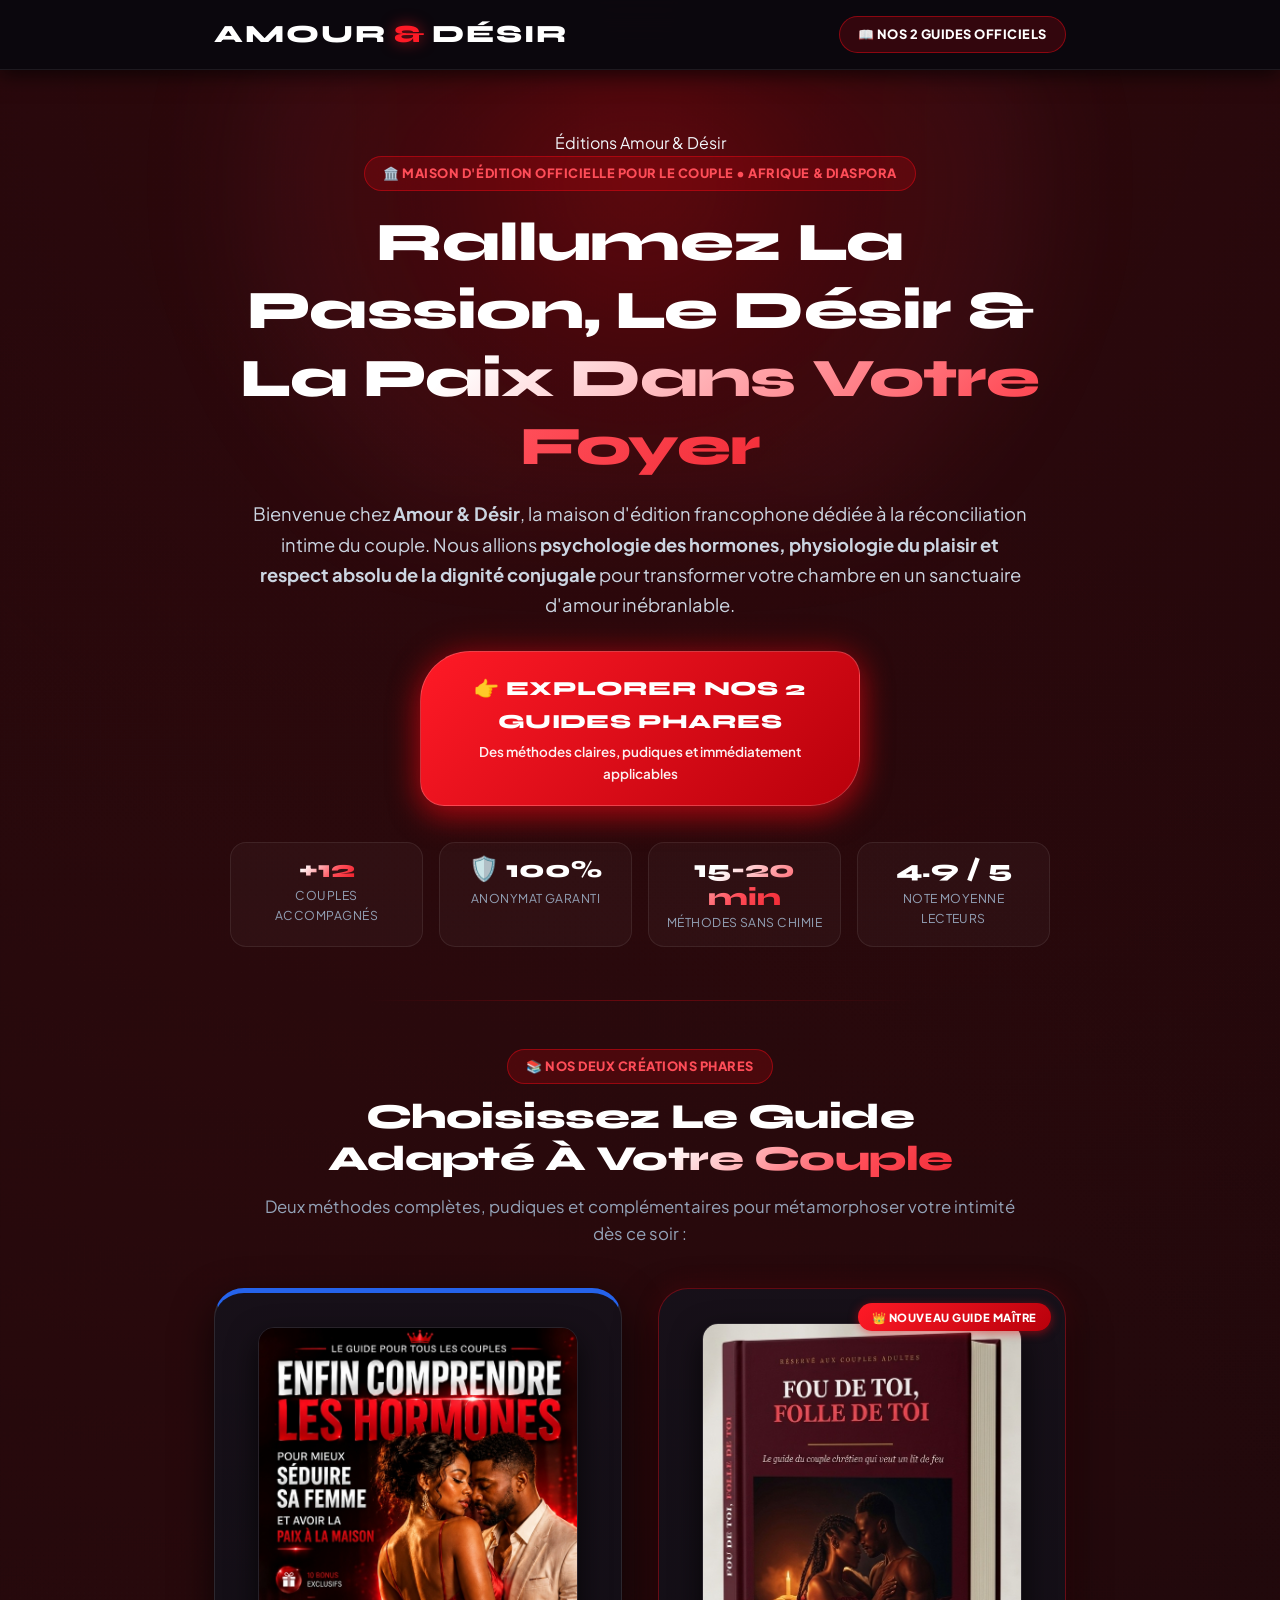
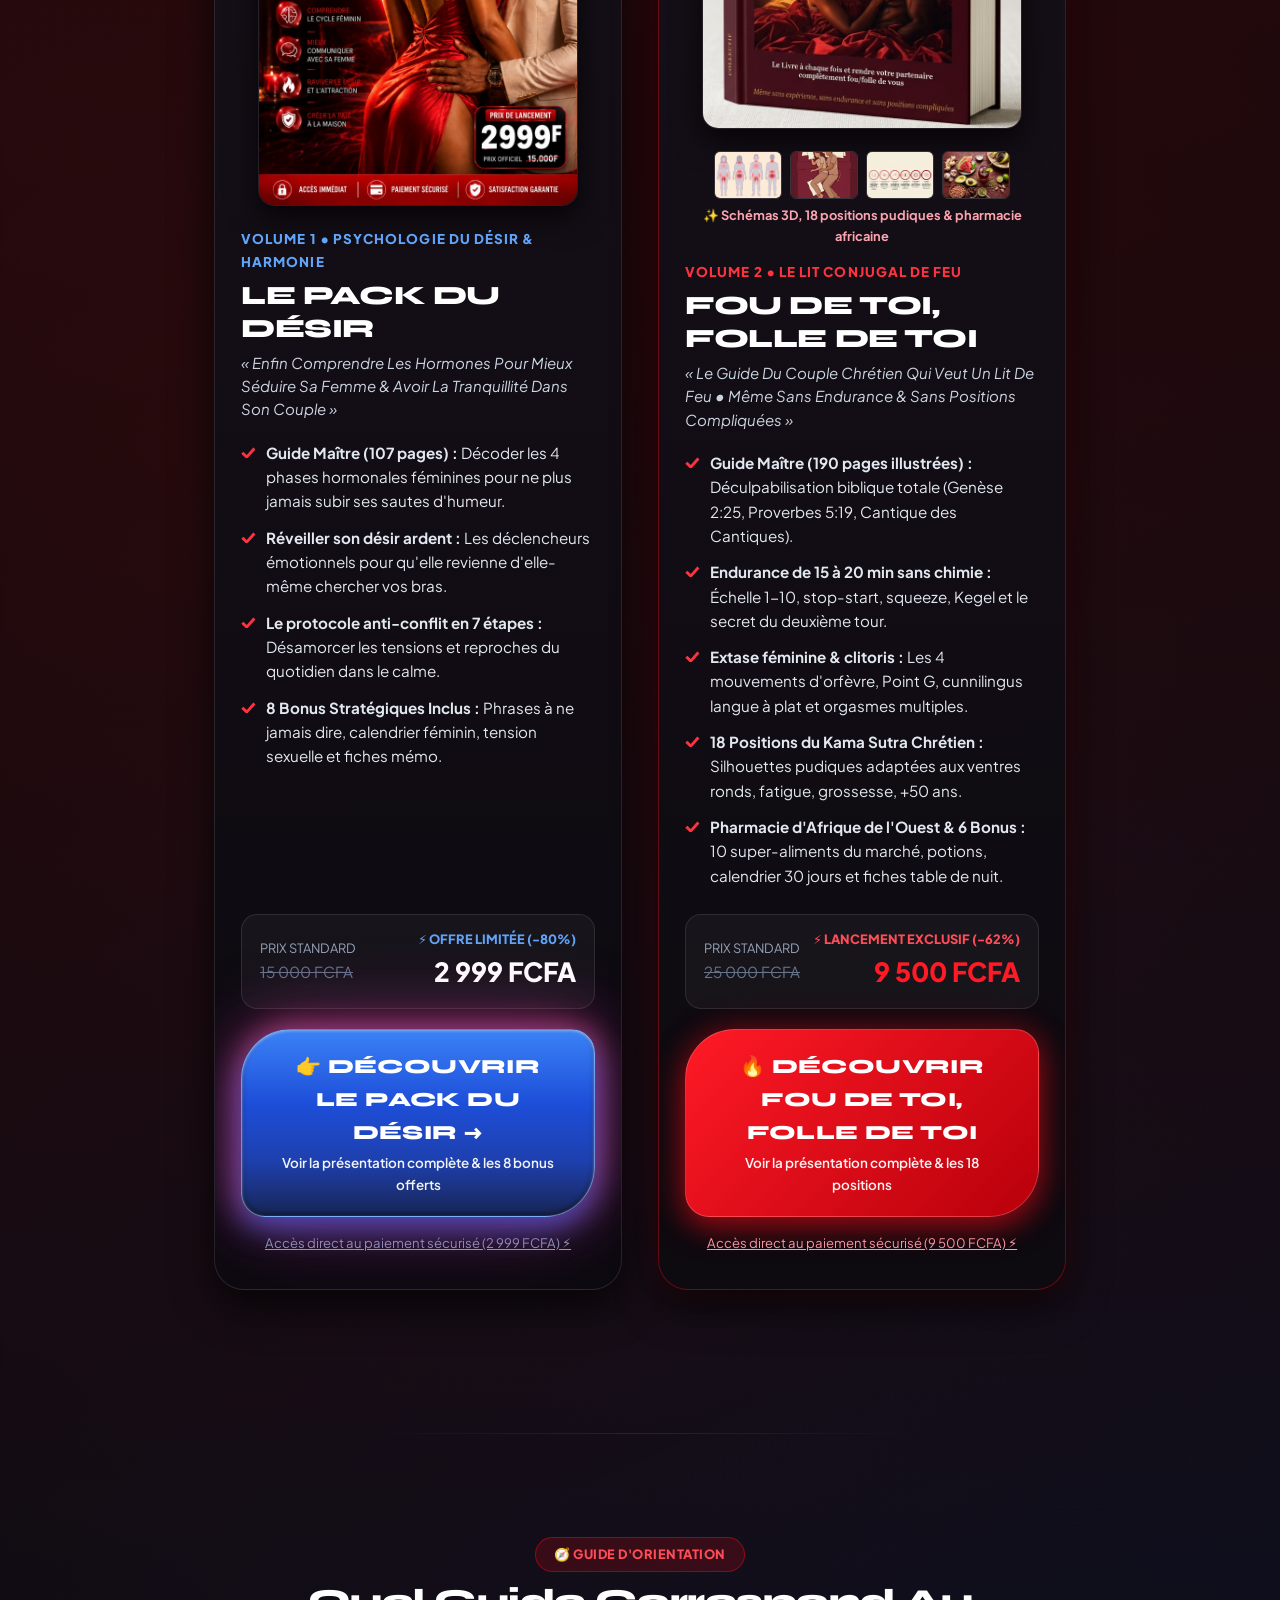
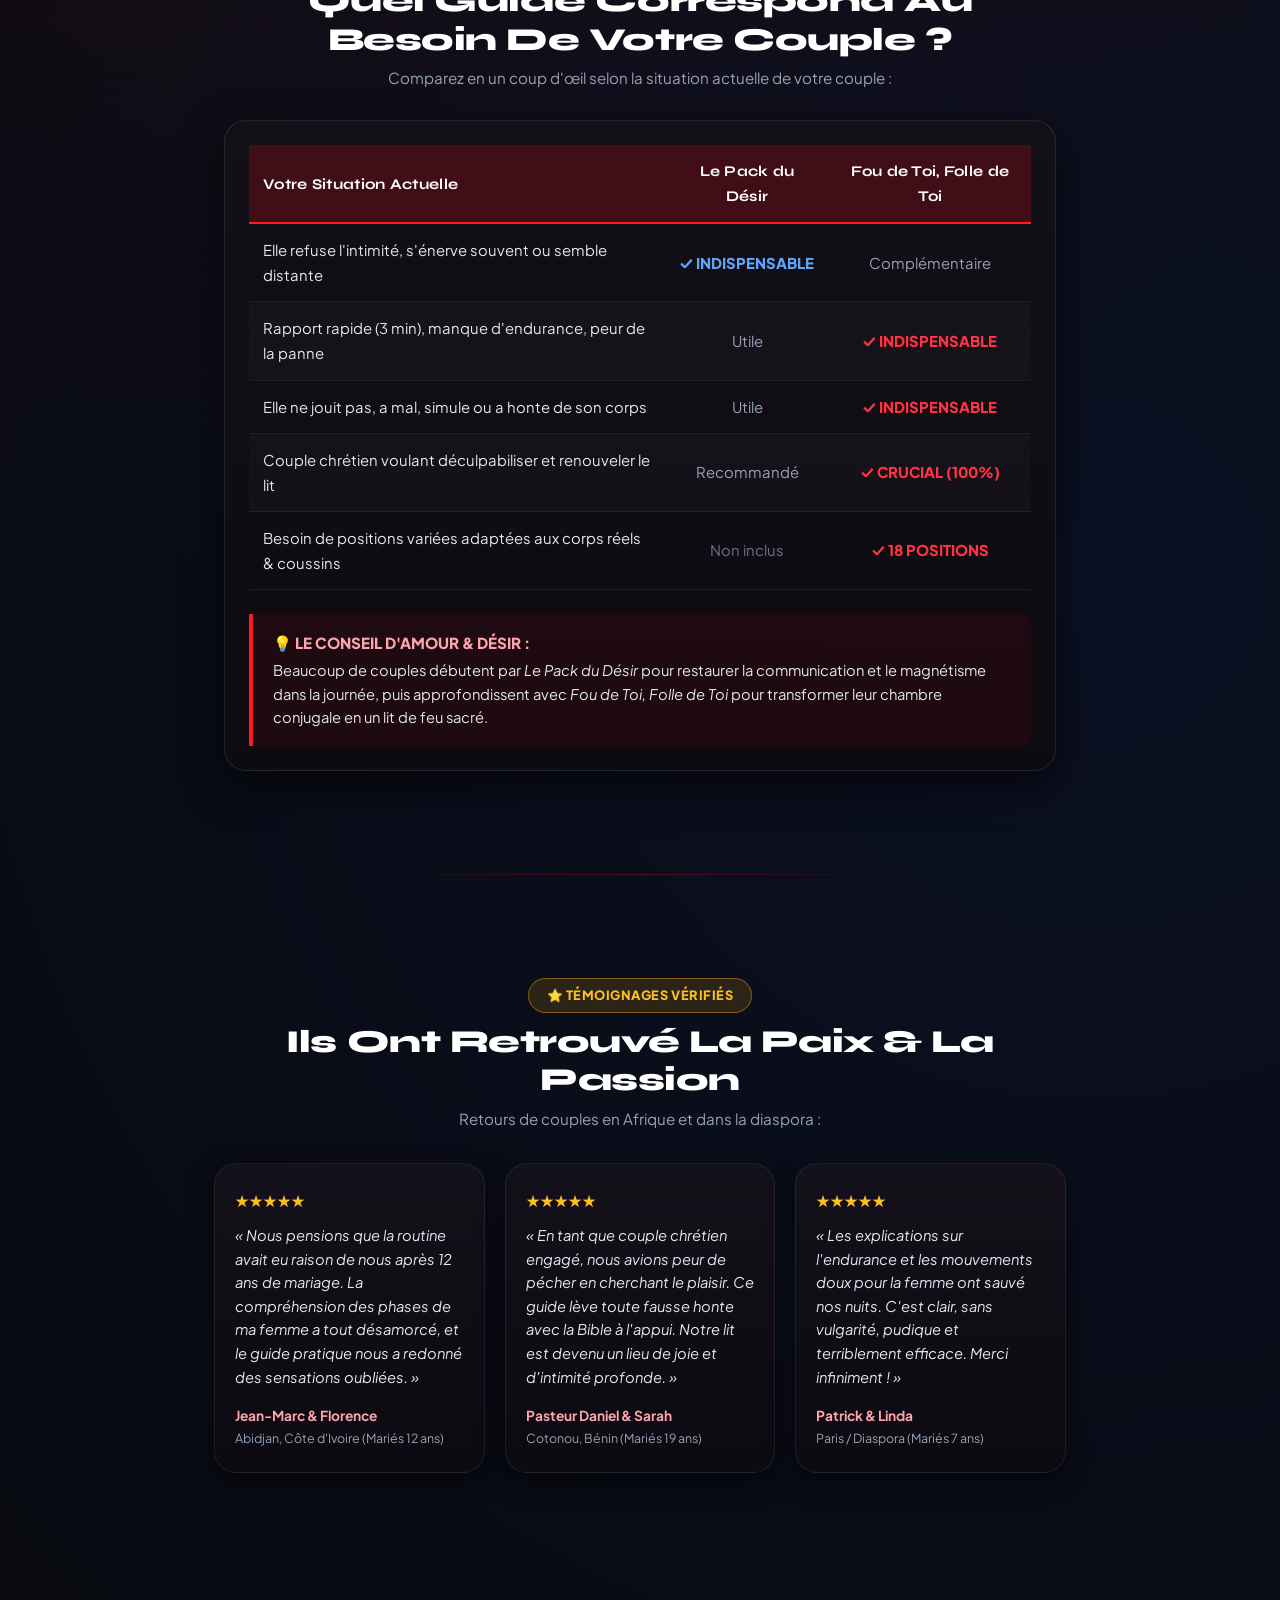
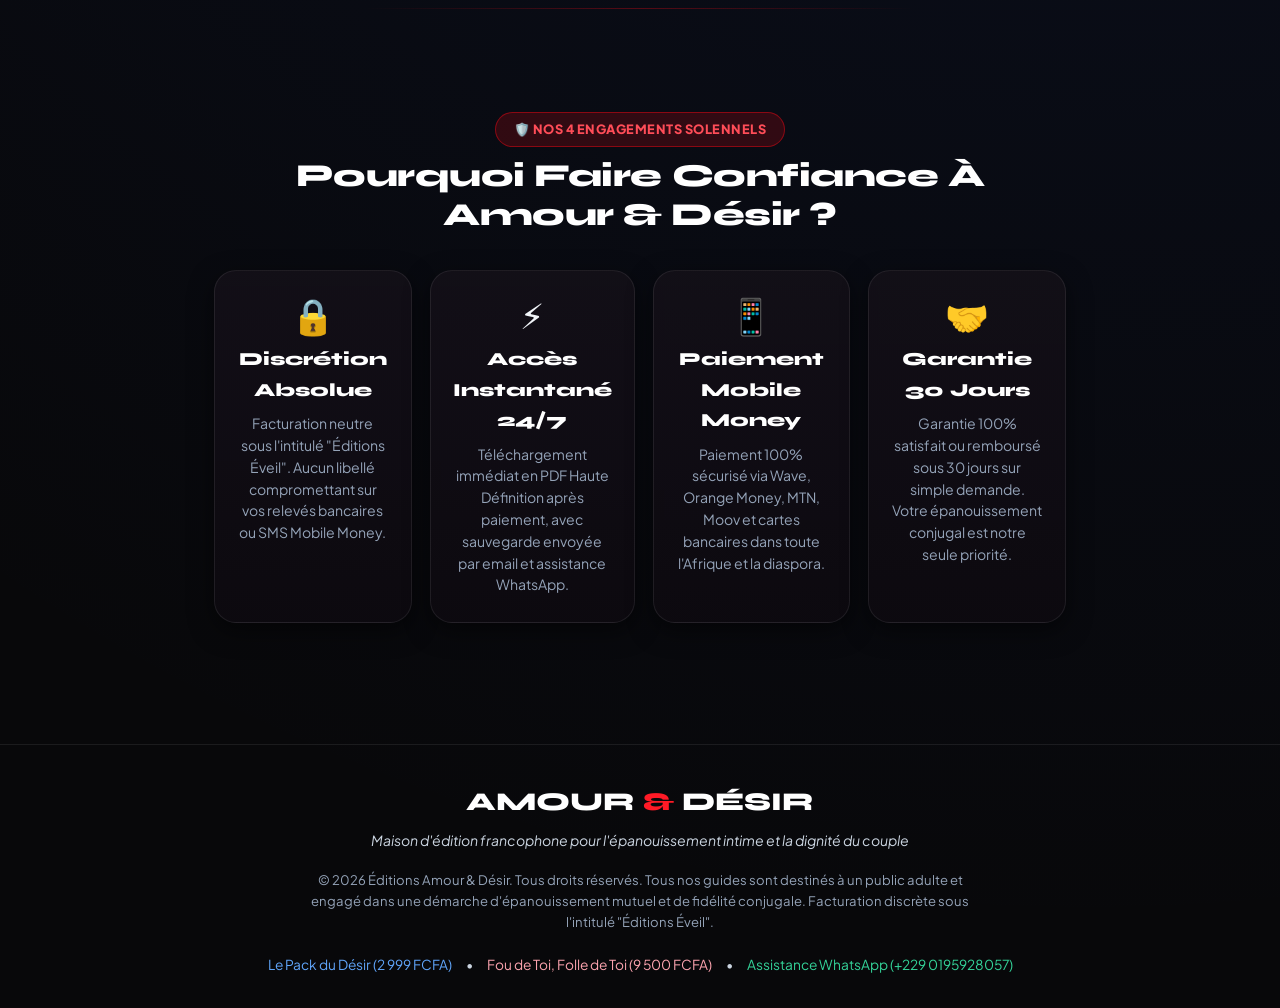
<file: index.html>
<!DOCTYPE html>
<html lang="fr">
<head>
  <meta charset="UTF-8">
  <meta name="viewport" content="width=device-width, initial-scale=1.0, maximum-scale=5.0">
  <title>AMOUR & DÉSIR • Maison d'Édition de l'Épanouissement Intime & Conjugal</title>
  
  <!-- Favicon -->
  <link rel="icon" type="image/jpeg" href="/assets/images/favicon.jpg">
  <link rel="shortcut icon" type="image/jpeg" href="/assets/images/favicon.jpg">
  <link rel="apple-touch-icon" href="/assets/images/favicon.jpg">
  
  <!-- Preload LCP Images -->
  <link rel="preload" as="image" href="/assets/images/pack-cover-red.jpg" fetchpriority="high">
  <link rel="preload" as="image" href="/assets/images/couverture-fou-de-toi.jpg" fetchpriority="high">

  <!-- SEO & Open Graph Meta Tags -->
  <meta name="description" content="Découvrez les éditions Amour & Désir. Guides pratiques, pudiques et bienveillants pour réveiller la passion, comprendre le désir de l'autre et transformer le foyer en sanctuaire de paix.">
  <meta property="og:title" content="AMOUR & DÉSIR • Épanouissement Intime, Passion & Paix dans le Foyer">
  <meta property="og:description" content="Découvrez nos deux guides de référence : Le Pack du Désir (Psychologie & Hormones) et Fou de Toi, Folle de Toi (Le Guide du Couple Chrétien).">
  <meta property="og:image" content="/assets/images/couverture-fou-de-toi.jpg">
  <meta property="og:type" content="website">
  
  <!-- Google Fonts: Preconnect & display=swap for Zero FOIT -->
  <link rel="preconnect" href="https://fonts.googleapis.com">
  <link rel="preconnect" href="https://fonts.gstatic.com" crossorigin>
  <link href="https://fonts.googleapis.com/css2?family=Plus+Jakarta+Sans:ital,wght@0,400;0,500;0,600;0,700;0,800;1,400;1,600&family=Syne:wght@700;800&family=Outfit:wght@400;500;600;700&display=swap" rel="stylesheet">
  
  <!-- Global Stylesheet (Browser Cached) -->
  <link rel="stylesheet" href="/assets/css/style.css">

  <style>
    /* Brand Foundation Dark Luxury Overrides */
    body {
      background-color: var(--color-bg-main) !important;
      color: var(--color-text-body) !important;
      padding-bottom: 0 !important;
    }

    .brand-navbar {
      background: rgba(10, 8, 14, 0.94);
      backdrop-filter: blur(16px);
      -webkit-backdrop-filter: blur(16px);
      border-bottom: 1px solid rgba(255, 255, 255, 0.08);
      position: sticky;
      top: 0;
      z-index: 100;
      padding: 14px 0;
      box-shadow: 0 4px 20px rgba(0, 0, 0, 0.7);
    }

    .brand-nav-inner {
      display: flex;
      justify-content: space-between;
      align-items: center;
    }

    @media (max-width: 640px) {
      .brand-navbar {
        padding: 10px 0 12px 0;
      }
      .brand-nav-inner {
        flex-direction: column;
        gap: 8px;
        align-items: center;
        text-align: center;
      }
      .brand-logo-text {
        font-size: 1.4rem;
      }
      .brand-nav-badge {
        white-space: nowrap !important;
        font-size: 0.78rem !important;
        padding: 5px 16px !important;
        display: inline-flex !important;
      }
    }

    .brand-logo-text {
      font-family: var(--font-heading);
      font-size: 1.55rem;
      font-weight: 800;
      letter-spacing: 0.08em;
      color: #FFFFFF;
      display: flex;
      align-items: center;
      gap: 6px;
    }

    .brand-hero {
      padding: 60px 0 35px 0;
      text-align: center;
      position: relative;
      overflow: hidden;
    }

    .brand-hero::before {
      content: '';
      position: absolute;
      top: -30px;
      left: 50%;
      transform: translateX(-50%);
      width: min(850px, 95vw);
      height: 480px;
      background: radial-gradient(circle at 50% 30%, rgba(229, 9, 20, 0.28) 0%, rgba(184, 0, 11, 0.14) 40%, rgba(244, 63, 94, 0.08) 65%, transparent 80%);
      filter: blur(50px);
      pointer-events: none;
      z-index: 0;
      animation: sensualBreathingAura 7s ease-in-out infinite;
      will-change: transform, opacity;
    }

    .brand-hero > * {
      position: relative;
      z-index: 1;
    }

    /* Trust Stats Bar in Hero */
    .brand-stats-strip {
      display: grid;
      grid-template-columns: repeat(2, 1fr);
      gap: 12px;
      max-width: 820px;
      margin: 36px auto 0 auto;
    }

    @media (min-width: 680px) {
      .brand-stats-strip {
        grid-template-columns: repeat(4, 1fr);
        gap: 16px;
      }
    }

    .brand-stat-item {
      background: rgba(255, 255, 255, 0.03);
      border: 1px solid rgba(255, 255, 255, 0.08);
      border-radius: var(--radius-md);
      padding: 14px 12px;
      text-align: center;
      transition: var(--transition);
    }

    .brand-stat-item:hover {
      border-color: rgba(255, 26, 38, 0.3);
      background: rgba(255, 255, 255, 0.05);
    }

    .brand-stat-num {
      font-family: var(--font-heading);
      font-size: 1.5rem;
      font-weight: 900;
      color: #FFFFFF;
      line-height: 1.1;
      margin-bottom: 4px;
    }

    .brand-stat-label {
      font-size: 0.76rem;
      color: var(--color-text-muted);
      text-transform: uppercase;
      letter-spacing: 0.04em;
    }

    .products-showcase-grid {
      display: grid;
      grid-template-columns: 1fr;
      gap: 32px;
      margin: 40px 0;
    }

    @media (min-width: 900px) {
      .products-showcase-grid {
        grid-template-columns: 1fr 1fr;
        gap: 36px;
      }
    }

    .product-showcase-card {
      background: linear-gradient(180deg, rgba(22, 17, 26, 0.95) 0%, rgba(13, 10, 16, 0.98) 100%);
      border: 1px solid rgba(255, 255, 255, 0.1);
      border-radius: var(--radius-xl);
      padding: 34px 26px;
      display: flex;
      flex-direction: column;
      justify-content: space-between;
      transition: var(--transition);
      box-shadow: 0 16px 40px rgba(0, 0, 0, 0.7);
      text-align: left;
      position: relative;
      overflow: hidden;
    }

    .product-showcase-card:hover {
      transform: translateY(-4px);
      border-color: rgba(255, 26, 38, 0.45);
      box-shadow: 0 20px 50px rgba(0, 0, 0, 0.85), 0 0 30px rgba(229, 9, 20, 0.2);
    }

    .card-pack-desir {
      border-top: 5px solid #2563EB;
    }

    .card-fou-de-toi {
      border-top: 5px solid #FF1A26;
      border: 1.5px solid rgba(229, 9, 20, 0.4);
      box-shadow: 0 16px 40px rgba(0, 0, 0, 0.7), 0 0 25px rgba(229, 9, 20, 0.18);
    }

    .card-flagship-ribbon {
      position: absolute;
      top: 14px;
      right: 14px;
      background: linear-gradient(135deg, #FF1A26 0%, #B8000B 100%);
      color: #FFFFFF;
      font-size: 0.7rem;
      font-weight: 800;
      text-transform: uppercase;
      letter-spacing: 0.05em;
      padding: 5px 14px;
      border-radius: var(--radius-full);
      box-shadow: 0 2px 10px rgba(229, 9, 20, 0.5);
    }

    .product-img-box {
      width: 100%;
      max-width: 320px;
      margin: 0 auto 22px auto;
      border-radius: var(--radius-md);
      overflow: hidden;
      box-shadow: 0 12px 30px rgba(0, 0, 0, 0.7);
      border: 1px solid rgba(255, 255, 255, 0.08);
    }

    .product-title-big {
      font-family: var(--font-heading);
      font-size: 1.65rem;
      font-weight: 800;
      color: #FFFFFF;
      margin-bottom: 6px;
      line-height: 1.25;
    }

    .product-subtitle-desc {
      font-size: 0.94rem;
      color: #CBD5E1;
      line-height: 1.55;
      margin-bottom: 20px;
      font-style: italic;
    }

    .product-features-list {
      list-style: none;
      display: flex;
      flex-direction: column;
      gap: 12px;
      margin-bottom: 26px;
    }

    .product-features-list li {
      display: flex;
      align-items: flex-start;
      gap: 10px;
      font-size: 0.95rem;
      color: #E2E8F0;
      line-height: 1.6;
    }

    .product-features-list li span.check-icon {
      color: #FF3340;
      font-weight: 900;
      font-size: 1.05rem;
      line-height: 1.4;
    }

    .product-pricing-bar {
      display: flex;
      justify-content: space-between;
      align-items: center;
      background: rgba(255, 255, 255, 0.04);
      border: 1px solid rgba(255, 255, 255, 0.1);
      border-radius: var(--radius-md);
      padding: 14px 18px;
      margin-bottom: 20px;
    }

    .comparison-table-wrapper {
      background: linear-gradient(180deg, rgba(20, 16, 24, 0.95) 0%, rgba(13, 10, 16, 0.98) 100%);
      border: 1px solid rgba(255, 255, 255, 0.1);
      border-radius: var(--radius-lg);
      padding: 24px;
      overflow-x: auto;
      box-shadow: 0 16px 40px rgba(0, 0, 0, 0.6);
    }

    .comparison-table {
      width: 100%;
      border-collapse: collapse;
      text-align: left;
      font-size: 0.93rem;
      min-width: 580px;
    }

    .comparison-table th {
      padding: 14px 14px;
      background: rgba(229, 9, 20, 0.22);
      color: #FFFFFF;
      border-bottom: 2px solid #FF1A26;
      font-family: var(--font-heading);
      font-weight: 700;
      letter-spacing: 0.02em;
    }

    .comparison-table td {
      padding: 14px 14px;
      border-bottom: 1px solid rgba(255, 255, 255, 0.07);
      color: #E2E8F0;
    }

    .comparison-table tr:nth-child(even) td {
      background: rgba(255, 255, 255, 0.02);
    }

    .pillars-grid {
      display: grid;
      grid-template-columns: 1fr;
      gap: 18px;
      margin: 36px 0;
    }

    @media (min-width: 640px) {
      .pillars-grid {
        grid-template-columns: repeat(2, 1fr);
      }
    }

    @media (min-width: 1024px) {
      .pillars-grid {
        grid-template-columns: repeat(4, 1fr);
      }
    }

    .pillar-card {
      background: linear-gradient(180deg, rgba(20, 16, 24, 0.9) 0%, rgba(13, 10, 16, 0.95) 100%);
      border: 1px solid rgba(255, 255, 255, 0.08);
      border-radius: var(--radius-lg);
      padding: 26px 22px;
      text-align: center;
      box-shadow: 0 8px 24px rgba(0, 0, 0, 0.5);
      transition: var(--transition);
    }

    .pillar-card:hover {
      border-color: rgba(255, 26, 38, 0.4);
      transform: translateY(-3px);
      box-shadow: 0 12px 32px rgba(0, 0, 0, 0.7), 0 0 20px rgba(229, 9, 20, 0.15);
    }

    .pillar-icon {
      font-size: 2.2rem;
      margin-bottom: 12px;
      line-height: 1;
    }

    .pillar-title {
      font-family: var(--font-heading);
      font-size: 1.15rem;
      font-weight: 800;
      color: #FFFFFF;
      margin-bottom: 8px;
    }

    .pillar-desc {
      font-size: 0.88rem;
      color: #94A3B8;
      line-height: 1.55;
    }

    /* Testimonials Section on Homepage */
    .home-testimonials-grid {
      display: grid;
      grid-template-columns: 1fr;
      gap: 20px;
      margin: 32px 0;
    }

    @media (min-width: 768px) {
      .home-testimonials-grid {
        grid-template-columns: repeat(3, 1fr);
      }
    }

    .home-testimonial-card {
      background: linear-gradient(180deg, rgba(22, 17, 26, 0.9) 0%, rgba(13, 10, 16, 0.95) 100%);
      border: 1px solid rgba(255, 255, 255, 0.08);
      border-radius: var(--radius-lg);
      padding: 24px 20px;
      display: flex;
      flex-direction: column;
      justify-content: space-between;
      box-shadow: 0 8px 24px rgba(0, 0, 0, 0.5);
      transition: var(--transition);
    }

    .home-testimonial-card:hover {
      border-color: rgba(255, 26, 38, 0.35);
      transform: translateY(-2px);
    }

    .home-testimonial-stars {
      color: #FBBF24;
      font-size: 1rem;
      margin-bottom: 10px;
    }

    .home-testimonial-quote {
      font-size: 0.92rem;
      color: #E2E8F0;
      line-height: 1.6;
      font-style: italic;
      margin-bottom: 16px;
    }

    .home-testimonial-author {
      font-size: 0.86rem;
      font-weight: 700;
      color: #FDA4AF;
    }

    .home-testimonial-location {
      font-size: 0.78rem;
      color: #94A3B8;
    }
  </style>

  <!-- Meta Pixel Code -->
  <script>
    !function(f,b,e,v,n,t,s)
    {if(f.fbq)return;n=f.fbq=function(){n.callMethod?
    n.callMethod.apply(n,arguments):n.queue.push(arguments)};
    if(!f._fbq)f._fbq=n;n.push=n;n.loaded=!0;n.version='2.0';
    n.queue=[];t=b.createElement(e);t.async=!0;
    t.src=v;s=b.getElementsByTagName(e)[0];
    s.parentNode.insertBefore(t,s)}(window, document,'script',
    'https://connect.facebook.net/en_US/fbevents.js');
    
    var pageViewEventId = 'pv_home_' + Date.now() + '_' + Math.floor(Math.random() * 1000000);
    fbq('init', '2465772550579051');
    fbq('track', 'PageView', {}, { eventID: pageViewEventId });
  </script>
</head>
<body>

  <!-- Brand Navigation -->
  <header class="brand-navbar">
    <div class="container brand-nav-inner">
      <div class="brand-logo-text">
        AMOUR <span style="color: #FF1A26; text-shadow: 0 0 15px rgba(255, 26, 38, 0.6);">&</span> DÉSIR
      </div>
      <div>
        <a href="#produits" class="badge-pill badge-red brand-nav-badge" style="text-decoration: none; font-size: 0.8rem; padding: 7px 18px; color: #FFFFFF; white-space: nowrap;">
          📖 Nos 2 Guides Officiels
        </a>
      </div>
    </div>
  </header>

  <!-- Brand Hero Header -->
  <section class="brand-hero">
    <div class="container">
      
      <div class="book-header-rule">
        <span class="book-header-text">Éditions Amour & Désir</span>
      </div>

      <div class="badge-pill badge-red" style="margin-bottom: 18px;">
        🏛️ MAISON D'ÉDITION OFFICIELLE POUR LE COUPLE • AFRIQUE & DIASPORA
      </div>

      <h1 style="font-family: var(--font-heading); font-size: clamp(2.2rem, 5vw, 3.4rem); font-weight: 800; line-height: 1.25; color: #FFFFFF; max-width: 900px; margin: 0 auto 18px auto;">
        Rallumez La Passion, Le Désir & <span class="text-gradient-red">La Paix Dans Votre Foyer</span>
      </h1>

      <p style="color: #CBD5E1; font-size: clamp(1rem, 2vw, 1.15rem); max-width: 780px; margin: 0 auto 30px auto; line-height: 1.65;">
        Bienvenue chez <strong>Amour & Désir</strong>, la maison d'édition francophone dédiée à la réconciliation intime du couple. Nous allions <strong>psychologie des hormones, physiologie du plaisir et respect absolu de la dignité conjugale</strong> pour transformer votre chambre en un sanctuaire d'amour inébranlable.
      </p>

      <div style="display: flex; justify-content: center; gap: 14px; flex-wrap: wrap;">
        <a href="#produits" class="btn-cta btn-cta-intense-red" style="max-width: 440px;">
          <span style="font-weight: 800;">👉 EXPLORER NOS 2 GUIDES PHARES</span>
          <span class="btn-cta-sub">Des méthodes claires, pudiques et immédiatement applicables</span>
        </a>
      </div>

      <!-- Trust & Credibility Metrics Strip -->
      <div class="brand-stats-strip">
        <div class="brand-stat-item">
          <div class="brand-stat-num text-gradient-red">+12</div>
          <div class="brand-stat-label">Couples Accompagnés</div>
        </div>
        <div class="brand-stat-item">
          <div class="brand-stat-num">🛡️ 100%</div>
          <div class="brand-stat-label">Anonymat Garanti</div>
        </div>
        <div class="brand-stat-item">
          <div class="brand-stat-num text-gradient-red">15-20 min</div>
          <div class="brand-stat-label">Méthodes Sans Chimie</div>
        </div>
        <div class="brand-stat-item">
          <div class="brand-stat-num">4.9 / 5</div>
          <div class="brand-stat-label">Note Moyenne Lecteurs</div>
        </div>
      </div>

    </div>
  </section>

  <div class="section-divider"></div>

  <!-- Two Flagship Products Section -->
  <section class="section" id="produits" style="padding-top: 30px;">
    <div class="container">
      
      <div style="text-align: center; max-width: 760px; margin: 0 auto 36px auto;">
        <div class="badge-pill badge-red" style="margin-bottom: 12px;">📚 NOS DEUX CRÉATIONS PHARES</div>
        <h2 style="font-size: 2.2rem; margin-bottom: 12px; color: #FFFFFF;">
          Choisissez Le Guide Adapté À <span class="text-gradient-red">Votre Couple</span>
        </h2>
        <p style="color: #94A3B8; font-size: 1.05rem;">
          Deux méthodes complètes, pudiques et complémentaires pour métamorphoser votre intimité dès ce soir :
        </p>
      </div>

      <div class="products-showcase-grid">
        
        <!-- PRODUCT 1 : LE PACK DU DÉSIR -->
        <div class="product-showcase-card card-pack-desir">
          <div>
            <div class="product-img-box">
              <img src="/assets/images/pack-cover-red.jpg" alt="Pack du Désir - Comprendre Les Hormones" style="width: 100%; display: block;" fetchpriority="high" decoding="async">
            </div>

            <div style="font-size: 0.84rem; font-weight: 800; color: #60A5FA; text-transform: uppercase; letter-spacing: 0.08em; margin-bottom: 6px;">
              VOLUME 1 • PSYCHOLOGIE DU DÉSIR & HARMONIE
            </div>
            
            <h3 class="product-title-big">LE PACK DU DÉSIR</h3>
            
            <p class="product-subtitle-desc">
              « Enfin Comprendre Les Hormones Pour Mieux Séduire Sa Femme & Avoir La Tranquillité Dans Son Couple »
            </p>

            <ul class="product-features-list">
              <li>
                <span class="check-icon">✓</span>
                <span><strong>Guide Maître (107 pages) :</strong> Décoder les 4 phases hormonales féminines pour ne plus jamais subir ses sautes d'humeur.</span>
              </li>
              <li>
                <span class="check-icon">✓</span>
                <span><strong>Réveiller son désir ardent :</strong> Les déclencheurs émotionnels pour qu'elle revienne d'elle-même chercher vos bras.</span>
              </li>
              <li>
                <span class="check-icon">✓</span>
                <span><strong>Le protocole anti-conflit en 7 étapes :</strong> Désamorcer les tensions et reproches du quotidien dans le calme.</span>
              </li>
              <li>
                <span class="check-icon">✓</span>
                <span><strong>8 Bonus Stratégiques Inclus :</strong> Phrases à ne jamais dire, calendrier féminin, tension sexuelle et fiches mémo.</span>
              </li>
            </ul>
          </div>

          <div>
            <div class="product-pricing-bar">
              <div>
                <div style="font-size: 0.8rem; color: #94A3B8; text-transform: uppercase;">Prix Standard</div>
                <div style="font-size: 0.95rem; text-decoration: line-through; color: #64748B;">15 000 FCFA</div>
              </div>
              <div style="text-align: right;">
                <div style="font-size: 0.8rem; color: #60A5FA; font-weight: 800;">⚡ OFFRE LIMITÉE (-80%)</div>
                <div style="font-size: 1.65rem; font-weight: 900; color: #FFFFFF;">2 999 FCFA</div>
              </div>
            </div>

            <a href="/pack-du-desir" class="btn-cta" style="width: 100%; margin-bottom: 12px;">
              <span style="font-weight: 800;">👉 DÉCOUVRIR LE PACK DU DÉSIR <span class="cta-arrow">→</span></span>
              <span class="btn-cta-sub">Voir la présentation complète & les 8 bonus offerts</span>
            </a>

            <div style="text-align: center;">
              <a href="https://amour-desir.mychariow.co/pack-du-desir/checkout" target="_blank" rel="noopener" style="font-size: 0.82rem; color: #94A3B8; text-decoration: underline;">
                Accès direct au paiement sécurisé (2 999 FCFA) ⚡
              </a>
            </div>
          </div>

        </div>

        <!-- PRODUCT 2 : FOU DE TOI, FOLLE DE TOI -->
        <div class="product-showcase-card card-fou-de-toi">
          
          <div class="card-flagship-ribbon">👑 NOUVEAU GUIDE MAÎTRE</div>

          <div>
            <div class="product-img-box">
              <img src="/assets/images/couverture-fou-de-toi.jpg" alt="Livre Fou de Toi, Folle de Toi" style="width: 100%; display: block;" fetchpriority="high" decoding="async">
            </div>

            <!-- Mini real illustrations gallery -->
            <div style="display: flex; gap: 8px; justify-content: center; margin-top: 10px; margin-bottom: 6px;">
              <img src="/assets/images/illustrations/chapitre-4-cartes-zones-erogenes.jpg" alt="Aperçu Zones Érogènes" style="width: 68px; height: 48px; object-fit: cover; border-radius: 6px; border: 1px solid rgba(255,255,255,0.15);" title="Carte des zones érogènes" loading="lazy" decoding="async">
              <img src="/assets/images/illustrations/position-1-cuillere.jpg" alt="Aperçu 18 Positions" style="width: 68px; height: 48px; object-fit: cover; border-radius: 6px; border: 1px solid rgba(255,255,255,0.15);" title="18 Positions adaptées" loading="lazy" decoding="async">
              <img src="/assets/images/illustrations/chapitre-11-six-temps.jpg" alt="Aperçu Déroulé en 6 temps" style="width: 68px; height: 48px; object-fit: cover; border-radius: 6px; border: 1px solid rgba(255,255,255,0.15);" title="Déroulé en 6 temps" loading="lazy" decoding="async">
              <img src="/assets/images/illustrations/chapitre-6-aliments-vitalite.jpg" alt="Aperçu Pharmacie africaine" style="width: 68px; height: 48px; object-fit: cover; border-radius: 6px; border: 1px solid rgba(255,255,255,0.15);" title="Pharmacie africaine" loading="lazy" decoding="async">
            </div>
            <div style="font-size: 0.8rem; color: #FDA4AF; font-weight: 700; text-align: center; margin-bottom: 14px;">
              ✨ Schémas 3D, 18 positions pudiques & pharmacie africaine
            </div>

            <div style="font-size: 0.84rem; font-weight: 800; color: #FF3340; text-transform: uppercase; letter-spacing: 0.08em; margin-bottom: 6px;">
              VOLUME 2 • LE LIT CONJUGAL DE FEU
            </div>

            <h3 class="product-title-big">FOU DE TOI, FOLLE DE TOI</h3>

            <p class="product-subtitle-desc">
              « Le Guide Du Couple Chrétien Qui Veut Un Lit De Feu • Même Sans Endurance & Sans Positions Compliquées »
            </p>

            <ul class="product-features-list">
              <li>
                <span class="check-icon">✓</span>
                <span><strong>Guide Maître (190 pages illustrées) :</strong> Déculpabilisation biblique totale (Genèse 2:25, Proverbes 5:19, Cantique des Cantiques).</span>
              </li>
              <li>
                <span class="check-icon">✓</span>
                <span><strong>Endurance de 15 à 20 min sans chimie :</strong> Échelle 1-10, stop-start, squeeze, Kegel et le secret du deuxième tour.</span>
              </li>
              <li>
                <span class="check-icon">✓</span>
                <span><strong>Extase féminine & clitoris :</strong> Les 4 mouvements d'orfèvre, Point G, cunnilingus langue à plat et orgasmes multiples.</span>
              </li>
              <li>
                <span class="check-icon">✓</span>
                <span><strong>18 Positions du Kama Sutra Chrétien :</strong> Silhouettes pudiques adaptées aux ventres ronds, fatigue, grossesse, +50 ans.</span>
              </li>
              <li>
                <span class="check-icon">✓</span>
                <span><strong>Pharmacie d'Afrique de l'Ouest & 6 Bonus :</strong> 10 super-aliments du marché, potions, calendrier 30 jours et fiches table de nuit.</span>
              </li>
            </ul>
          </div>

          <div>
            <div class="product-pricing-bar">
              <div>
                <div style="font-size: 0.8rem; color: #94A3B8; text-transform: uppercase;">Prix Standard</div>
                <div style="font-size: 0.95rem; text-decoration: line-through; color: #64748B;">25 000 FCFA</div>
              </div>
              <div style="text-align: right;">
                <div style="font-size: 0.8rem; color: #FF4D58; font-weight: 800;">⚡ LANCEMENT EXCLUSIF (-62%)</div>
                <div style="font-size: 1.65rem; font-weight: 900; color: #FF1A26;">9 500 FCFA</div>
              </div>
            </div>

            <a href="/fou-de-toi-folle-de-toi" class="btn-cta btn-cta-intense-red" style="width: 100%; margin-bottom: 12px;">
              <span style="font-weight: 800;">🔥 DÉCOUVRIR FOU DE TOI, FOLLE DE TOI</span>
              <span class="btn-cta-sub">Voir la présentation complète & les 18 positions</span>
            </a>

            <div style="text-align: center;">
              <a href="https://amour-desir.mychariow.co/prd_lw2y36td/checkout" target="_blank" rel="noopener" style="font-size: 0.82rem; color: #FDA4AF; text-decoration: underline;">
                Accès direct au paiement sécurisé (9 500 FCFA) ⚡
              </a>
            </div>
          </div>

        </div>

      </div>

    </div>
  </section>

  <div class="section-divider"></div>

  <!-- Comparison & Orientation Guide -->
  <section class="section">
    <div class="container" style="max-width: 880px;">
      
      <div style="text-align: center; margin-bottom: 30px;">
        <div class="badge-pill badge-red" style="margin-bottom: 10px;">🧭 GUIDE D'ORIENTATION</div>
        <h3 style="font-size: 2rem; color: #FFFFFF;">Quel Guide Correspond Au Besoin De Votre Couple ?</h3>
        <p style="color: #94A3B8; font-size: 0.95rem; margin-top: 6px;">Comparez en un coup d'œil selon la situation actuelle de votre couple :</p>
      </div>

      <div class="comparison-table-wrapper">
        <table class="comparison-table">
          <thead>
            <tr>
              <th>Votre Situation Actuelle</th>
              <th style="text-align: center;">Le Pack du Désir</th>
              <th style="text-align: center;">Fou de Toi, Folle de Toi</th>
            </tr>
          </thead>
          <tbody>
            <tr>
              <td>Elle refuse l'intimité, s'énerve souvent ou semble distante</td>
              <td style="text-align: center; color: #60A5FA; font-weight: 800;">✓ INDISPENSABLE</td>
              <td style="text-align: center; color: #94A3B8;">Complémentaire</td>
            </tr>
            <tr>
              <td>Rapport rapide (3 min), manque d'endurance, peur de la panne</td>
              <td style="text-align: center; color: #94A3B8;">Utile</td>
              <td style="text-align: center; color: #FF3340; font-weight: 800;">✓ INDISPENSABLE</td>
            </tr>
            <tr>
              <td>Elle ne jouit pas, a mal, simule ou a honte de son corps</td>
              <td style="text-align: center; color: #94A3B8;">Utile</td>
              <td style="text-align: center; color: #FF3340; font-weight: 800;">✓ INDISPENSABLE</td>
            </tr>
            <tr>
              <td>Couple chrétien voulant déculpabiliser et renouveler le lit</td>
              <td style="text-align: center; color: #94A3B8;">Recommandé</td>
              <td style="text-align: center; color: #FF3340; font-weight: 800;">✓ CRUCIAL (100%)</td>
            </tr>
            <tr>
              <td>Besoin de positions variées adaptées aux corps réels & coussins</td>
              <td style="text-align: center; color: #64748B;">Non inclus</td>
              <td style="text-align: center; color: #FF3340; font-weight: 800;">✓ 18 POSITIONS</td>
            </tr>
          </tbody>
        </table>

        <div style="background: rgba(229, 9, 20, 0.08); border-left: 4px solid #FF1A26; border-radius: 0 8px 8px 0; padding: 16px 20px; margin-top: 24px;">
          <div style="font-weight: 800; color: #FDA4AF; font-size: 0.95rem; margin-bottom: 4px;">💡 LE CONSEIL D'AMOUR & DÉSIR :</div>
          <p style="font-size: 0.92rem; color: #E2E8F0; line-height: 1.6; margin: 0;">
            Beaucoup de couples débutent par <em>Le Pack du Désir</em> pour restaurer la communication et le magnétisme dans la journée, puis approfondissent avec <em>Fou de Toi, Folle de Toi</em> pour transformer leur chambre conjugale en un lit de feu sacré.
          </p>
        </div>
      </div>

    </div>
  </section>

  <div class="section-divider"></div>

  <!-- Real Testimonials Section (Base du Site) -->
  <section class="section">
    <div class="container">
      
      <div style="text-align: center; max-width: 760px; margin: 0 auto 30px auto;">
        <div class="badge-pill badge-gold" style="margin-bottom: 10px;">⭐ TÉMOIGNAGES VÉRIFIÉS</div>
        <h3 style="font-size: 2rem; color: #FFFFFF;">Ils Ont Retrouvé La Paix & La Passion</h3>
        <p style="color: #94A3B8; font-size: 0.95rem; margin-top: 6px;">Retours de couples en Afrique et dans la diaspora :</p>
      </div>

      <div class="home-testimonials-grid">
        
        <div class="home-testimonial-card">
          <div class="home-testimonial-stars">★★★★★</div>
          <p class="home-testimonial-quote">
            « Nous pensions que la routine avait eu raison de nous après 12 ans de mariage. La compréhension des phases de ma femme a tout désamorcé, et le guide pratique nous a redonné des sensations oubliées. »
          </p>
          <div>
            <div class="home-testimonial-author">Jean-Marc & Florence</div>
            <div class="home-testimonial-location">Abidjan, Côte d'Ivoire (Mariés 12 ans)</div>
          </div>
        </div>

        <div class="home-testimonial-card">
          <div class="home-testimonial-stars">★★★★★</div>
          <p class="home-testimonial-quote">
            « En tant que couple chrétien engagé, nous avions peur de pécher en cherchant le plaisir. Ce guide lève toute fausse honte avec la Bible à l'appui. Notre lit est devenu un lieu de joie et d'intimité profonde. »
          </p>
          <div>
            <div class="home-testimonial-author">Pasteur Daniel & Sarah</div>
            <div class="home-testimonial-location">Cotonou, Bénin (Mariés 19 ans)</div>
          </div>
        </div>

        <div class="home-testimonial-card">
          <div class="home-testimonial-stars">★★★★★</div>
          <p class="home-testimonial-quote">
            « Les explications sur l'endurance et les mouvements doux pour la femme ont sauvé nos nuits. C'est clair, sans vulgarité, pudique et terriblement efficace. Merci infiniment ! »
          </p>
          <div>
            <div class="home-testimonial-author">Patrick & Linda</div>
            <div class="home-testimonial-location">Paris / Diaspora (Mariés 7 ans)</div>
          </div>
        </div>

      </div>

    </div>
  </section>

  <div class="section-divider"></div>

  <!-- Brand Pillars Section -->
  <section class="section">
    <div class="container">
      
      <div style="text-align: center; max-width: 760px; margin: 0 auto 30px auto;">
        <div class="badge-pill badge-red" style="margin-bottom: 10px;">🛡️ NOS 4 ENGAGEMENTS SOLENNELS</div>
        <h3 style="font-size: 2rem; color: #FFFFFF;">Pourquoi Faire Confiance À Amour & Désir ?</h3>
      </div>

      <div class="pillars-grid">
        
        <div class="pillar-card">
          <div class="pillar-icon">🔒</div>
          <div class="pillar-title">Discrétion Absolue</div>
          <div class="pillar-desc">Facturation neutre sous l'intitulé "Éditions Éveil". Aucun libellé compromettant sur vos relevés bancaires ou SMS Mobile Money.</div>
        </div>

        <div class="pillar-card">
          <div class="pillar-icon">⚡</div>
          <div class="pillar-title">Accès Instantané 24/7</div>
          <div class="pillar-desc">Téléchargement immédiat en PDF Haute Définition après paiement, avec sauvegarde envoyée par email et assistance WhatsApp.</div>
        </div>

        <div class="pillar-card">
          <div class="pillar-icon">📱</div>
          <div class="pillar-title">Paiement Mobile Money</div>
          <div class="pillar-desc">Paiement 100% sécurisé via Wave, Orange Money, MTN, Moov et cartes bancaires dans toute l'Afrique et la diaspora.</div>
        </div>

        <div class="pillar-card">
          <div class="pillar-icon">🤝</div>
          <div class="pillar-title">Garantie 30 Jours</div>
          <div class="pillar-desc">Garantie 100% satisfait ou remboursé sous 30 jours sur simple demande. Votre épanouissement conjugal est notre seule priorité.</div>
        </div>

      </div>

    </div>
  </section>

  <!-- Brand Footer -->
  <footer class="footer-section">
    <div class="container">
      <div style="font-family: var(--font-heading); font-size: 1.6rem; font-weight: 800; color: #FFFFFF; margin-bottom: 6px;">
        AMOUR <span style="color: #FF1A26;">&</span> DÉSIR
      </div>
      <div style="font-size: 0.88rem; color: #CBD5E1; font-style: italic; margin-bottom: 16px;">
        Maison d'édition francophone pour l'épanouissement intime et la dignité du couple
      </div>
      <p style="font-size: 0.82rem; color: #94A3B8; line-height: 1.6; max-width: 660px; margin: 0 auto 22px auto;">
        © 2026 Éditions Amour & Désir. Tous droits réservés. Tous nos guides sont destinés à un public adulte et engagé dans une démarche d'épanouissement mutuel et de fidélité conjugale. Facturation discrète sous l'intitulé "Éditions Éveil".
      </p>
      <div class="footer-links" style="font-size: 0.86rem; color: #CBD5E1;">
        <a href="/pack-du-desir" style="color: #60A5FA;">Le Pack du Désir (2 999 FCFA)</a> • 
        <a href="/fou-de-toi-folle-de-toi" style="color: #FDA4AF;">Fou de Toi, Folle de Toi (9 500 FCFA)</a> • 
        <a href="https://wa.me/2290195928057" target="_blank" rel="noopener" style="color: #34D399;">Assistance WhatsApp (+229 0195928057)</a>
      </div>
    </div>
  </footer>

</body>
</html>
</file>
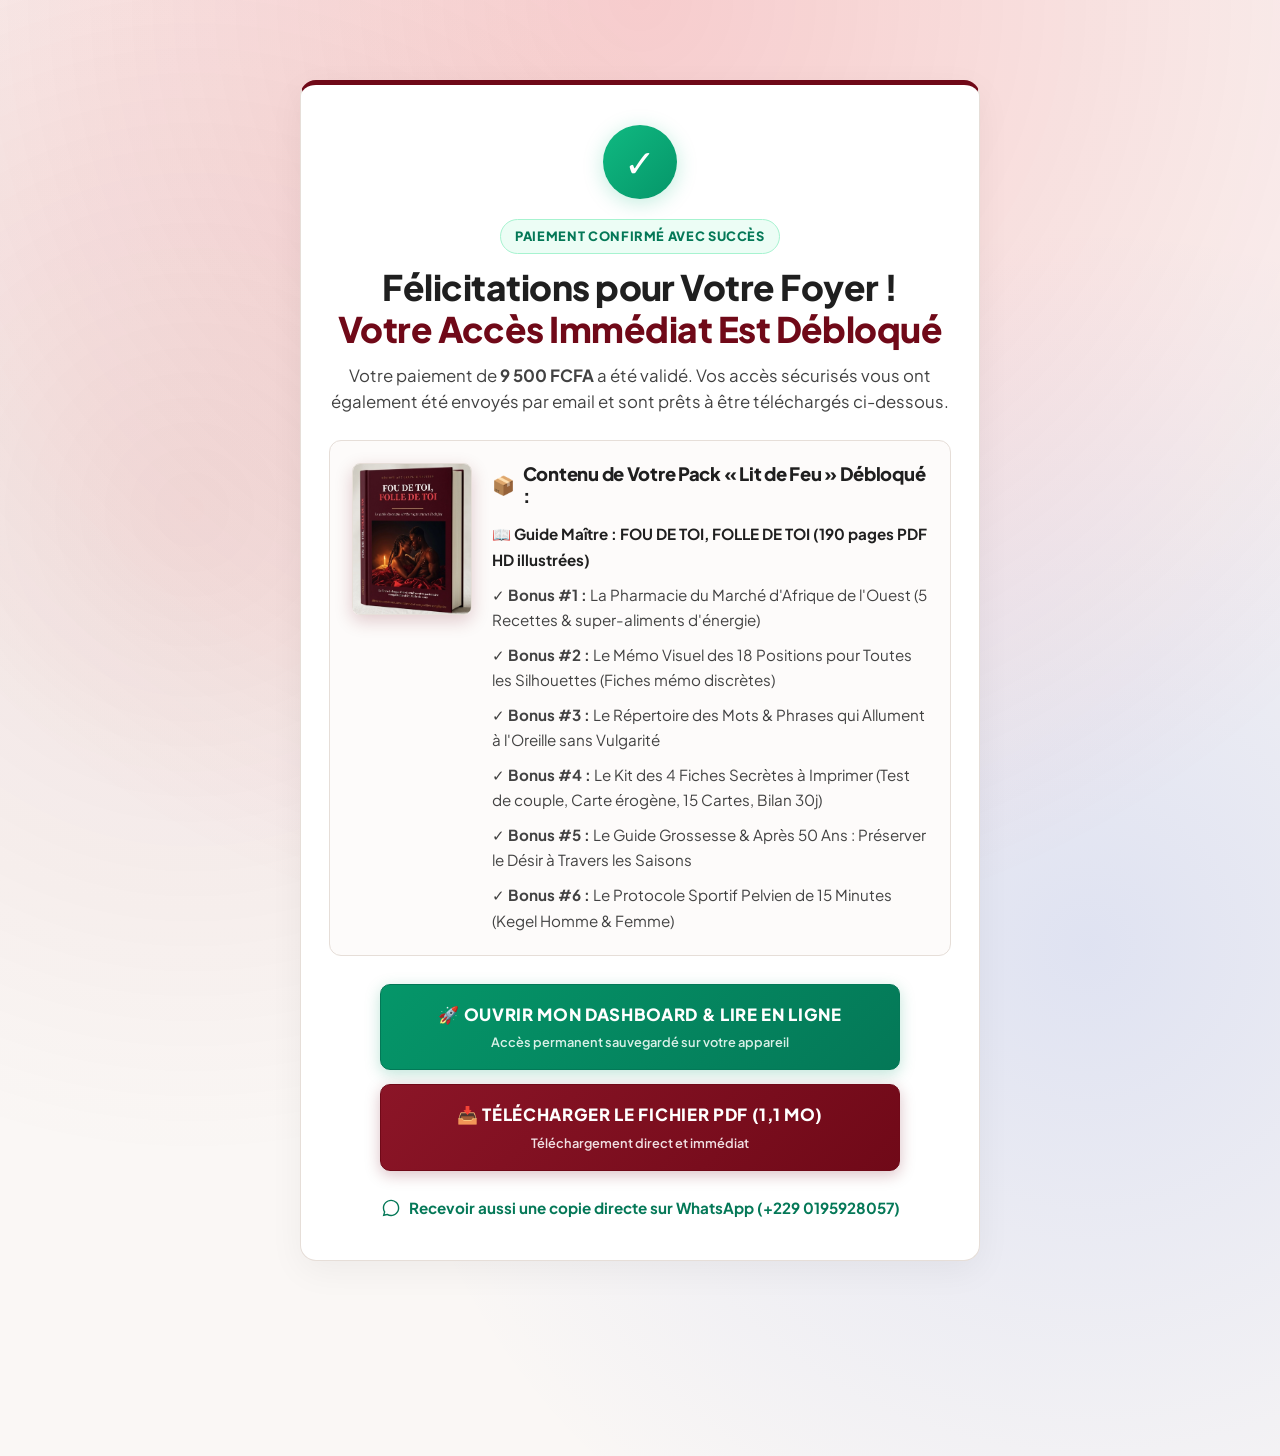
<file: merci.html>
<!DOCTYPE html>
<html lang="fr">
<head>
  <meta charset="UTF-8">
  <meta name="viewport" content="width=device-width, initial-scale=1.0">
  <title>Félicitations ! Votre Guide FOU DE TOI, FOLLE DE TOI est prêt</title>
  
  <!-- Favicon -->
  <link rel="icon" type="image/jpeg" href="assets/images/favicon.jpg">

  <!-- Google Fonts -->
  <link rel="preconnect" href="https://fonts.googleapis.com">
  <link rel="preconnect" href="https://fonts.gstatic.com" crossorigin>
  <link href="https://fonts.googleapis.com/css2?family=Plus+Jakarta+Sans:ital,wght@0,400;0,500;0,600;0,700;0,800;1,400;1,600&family=Lora:ital,wght@0,500;0,600;0,700;1,400;1,600&display=swap" rel="stylesheet">
  
  <link rel="stylesheet" href="assets/css/style.css">
  <style>
    :root {
      --color-primary: #700918;
      --color-primary-dark: #4A040D;
      --color-primary-light: #8B1527;
      --color-bg-paper: #FAF7F5;
      --color-card-bg: #FFFFFF;
      --color-border: #E6DED8;
      --color-text-main: #202020;
      --color-text-muted: #424242;
    }

    body {
      background-color: var(--color-bg-paper);
      color: var(--color-text-main);
      font-family: 'Plus Jakarta Sans', sans-serif;
      min-height: 100vh;
    }

    .thankyou-box {
      background: #FFFFFF;
      border: 1px solid var(--color-border);
      border-top: 5px solid var(--color-primary);
      border-radius: 16px;
      padding: 40px 28px;
      text-align: center;
      margin: 40px auto;
      max-width: 680px;
      box-shadow: 0 10px 35px rgba(0, 0, 0, 0.05);
    }

    .check-circle {
      width: 74px;
      height: 74px;
      border-radius: 50%;
      background: linear-gradient(135deg, #10b981, #059669);
      color: #ffffff;
      display: flex;
      align-items: center;
      justify-content: center;
      font-size: 2.4rem;
      margin: 0 auto 20px;
      box-shadow: 0 4px 20px rgba(16, 185, 129, 0.25);
    }

    .badge-success {
      display: inline-flex;
      align-items: center;
      gap: 6px;
      background: #ECFDF5;
      color: #047857;
      border: 1px solid #A7F3D0;
      padding: 6px 14px;
      border-radius: 9999px;
      font-size: 0.8rem;
      font-weight: 800;
      letter-spacing: 0.05em;
    }

    .download-card {
      background: #FDFBFA;
      border: 1px solid var(--color-border);
      border-radius: 12px;
      padding: 22px;
      margin: 24px 0;
      text-align: left;
    }
  </style>
</head>
<body>

  <div class="container" style="padding-top: 40px; padding-bottom: 60px;">
    
    <div class="thankyou-box">
      <div class="check-circle">✓</div>
      
      <div class="badge-success" style="margin-bottom: 12px;">PAIEMENT CONFIRMÉ AVEC SUCCÈS</div>
      
      <h1 style="font-family: 'Plus Jakarta Sans', sans-serif; font-size: 2.2rem; margin-bottom: 12px; color: #1F1F1F;">
        Félicitations pour Votre Foyer ! <br>
        <span style="color: var(--color-primary);">Votre Accès Immédiat Est Débloqué</span>
      </h1>
      
      <p style="color: var(--color-text-muted); font-size: 1.05rem; margin-bottom: 24px; line-height: 1.6;">
        Votre paiement de <strong>9 500 FCFA</strong> a été validé. Vos accès sécurisés vous ont également été envoyés par email et sont prêts à être téléchargés ci-dessous.
      </p>

      <!-- Immediate Download Section -->
      <div class="download-card" style="display: flex; gap: 20px; align-items: flex-start; flex-wrap: wrap;">
        <img src="/assets/images/couverture-fou-de-toi.jpg" alt="Livre Fou de Toi, Folle de Toi" style="width: 120px; border-radius: 8px; box-shadow: 0 6px 18px rgba(112, 9, 24, 0.2); border: 1px solid var(--color-border); flex-shrink: 0;">
        <div style="flex: 1; min-width: 260px;">
        <h3 style="font-size: 1.15rem; color: #1F1F1F; margin-bottom: 14px; display: flex; align-items: center; gap: 8px;">
          <span>📦</span> Contenu de Votre Pack « Lit de Feu » Débloqué :
        </h3>
        <ul style="list-style: none; display: flex; flex-direction: column; gap: 10px; font-size: 0.95rem; color: var(--color-text-muted); padding: 0;">
          <li style="color: #1F1F1F; font-weight: 700;">📖 <strong>Guide Maître : FOU DE TOI, FOLLE DE TOI</strong> (190 pages PDF HD illustrées)</li>
          <li>✓ <strong>Bonus #1 :</strong> La Pharmacie du Marché d'Afrique de l'Ouest (5 Recettes & super-aliments d'énergie)</li>
          <li>✓ <strong>Bonus #2 :</strong> Le Mémo Visuel des 18 Positions pour Toutes les Silhouettes (Fiches mémo discrètes)</li>
          <li>✓ <strong>Bonus #3 :</strong> Le Répertoire des Mots & Phrases qui Allument à l'Oreille sans Vulgarité</li>
          <li>✓ <strong>Bonus #4 :</strong> Le Kit des 4 Fiches Secrètes à Imprimer (Test de couple, Carte érogène, 15 Cartes, Bilan 30j)</li>
          <li>✓ <strong>Bonus #5 :</strong> Le Guide Grossesse & Après 50 Ans : Préserver le Désir à Travers les Saisons</li>
          <li>✓ <strong>Bonus #6 :</strong> Le Protocole Sportif Pelvien de 15 Minutes (Kegel Homme & Femme)</li>
        </ul>
      </div>
    </div>

      <!-- Action Buttons -->
      <div style="display: flex; flex-direction: column; gap: 14px; align-items: center; margin-top: 28px;">
        
        <a href="dashboard.html" class="btn-cta" style="width: 100%; max-width: 520px; background: linear-gradient(135deg, #059669 0%, #047857 100%); color: #ffffff; border: 1px solid #047857; border-radius: 10px; padding: 16px 20px; text-decoration: none; box-shadow: 0 4px 15px rgba(5, 150, 105, 0.25);">
          <span style="font-weight: 900; letter-spacing: 0.04em; font-size: 1.05rem; display: block;">🚀 OUVRIR MON DASHBOARD & LIRE EN LIGNE</span>
          <span class="btn-cta-sub" style="color: #E6F7F0; font-size: 0.8rem; display: block; margin-top: 4px;">Accès permanent sauvegardé sur votre appareil</span>
        </a>

        <a href="assets/downloads/Fou-de-toi-folle-de-toi_Livre-complet.pdf" download="Fou-de-toi-folle-de-toi_Livre-complet.pdf" class="btn-cta" style="width: 100%; max-width: 520px; background: linear-gradient(135deg, #8B1527 0%, #700918 100%); color: #ffffff; border: 1px solid #700918; border-radius: 10px; padding: 16px 20px; text-decoration: none; box-shadow: 0 4px 15px rgba(112, 9, 24, 0.25);">
          <span style="font-weight: 900; letter-spacing: 0.04em; font-size: 1.05rem; display: block;">📥 TÉLÉCHARGER LE FICHIER PDF (1,1 Mo)</span>
          <span class="btn-cta-sub" style="color: #F8ECEE; font-size: 0.8rem; display: block; margin-top: 4px;">Téléchargement direct et immédiat</span>
        </a>

        <a href="https://wa.me/2290195928057?text=Bonjour,%20je%20viens%20d'acheter%20le%20livre%20Fou%20de%20Toi%20Folle%20de%20Toi%20via%20FedaPay%20et%20je%20souhaite%20recevoir%20mes%20fichiers%20directement%20sur%20WhatsApp" target="_blank" rel="noopener" style="display: inline-flex; align-items: center; gap: 8px; color: #047857; font-weight: 700; font-size: 0.95rem; margin-top: 10px; text-decoration: none;">
          <svg width="20" height="20" viewBox="0 0 24 24" fill="#047857"><path d="M12.04 2C6.58 2 2.13 6.45 2.13 11.91C2.13 13.66 2.59 15.36 3.45 16.86L2.05 22L7.3 20.62C8.75 21.41 10.38 21.83 12.04 21.83C17.5 21.83 21.95 17.38 21.95 11.92C21.95 9.27 20.92 6.78 19.05 4.91C17.18 3.03 14.69 2 12.04 2ZM12.05 20.16C10.57 20.16 9.12 19.76 7.85 19L7.55 18.82L4.43 19.64L5.26 16.6L5.06 16.29C4.24 14.99 3.8 13.47 3.8 11.91C3.8 7.37 7.5 3.67 12.05 3.67C14.25 3.67 16.31 4.53 17.87 6.09C19.42 7.65 20.28 9.72 20.28 11.92C20.28 16.46 16.58 20.16 12.05 20.16Z"/></svg>
          Recevoir aussi une copie directe sur WhatsApp (+229 0195928057)
        </a>

      </div>

    </div>

  </div>

  <script>
    (function() {
      const urlParams = new URLSearchParams(window.location.search);
      const trxId = urlParams.get('ref') || urlParams.get('id') || ('FP_' + Date.now());
      const token = btoa(JSON.stringify({
        unlocked: true,
        product: 'fou-de-toi-folle-de-toi',
        txn_id: trxId,
        timestamp: Date.now(),
        checksum: btoa(trxId + '_AmourDesir_LitDeFeu_Vault_2026!')
      }));
      const expires = new Date();
      expires.setTime(expires.getTime() + (10 * 365 * 24 * 60 * 60 * 1000));
      document.cookie = 'ad_vault_session=' + encodeURIComponent(token) + '; expires=' + expires.toUTCString() + '; path=/; SameSite=Lax';
      try { localStorage.setItem('amour_desir_secure_vault', token); } catch(e){}
    })();
  </script>
</body>
</html>
</file>
<file: assets/css/style.css>
/* ==========================================================================
   AMOUR & DÉSIR - PAGE DE VENTE HAUTE CONVERSION (ÉDITION SENSUAL GLOW & ROYAL BLUE)
   Typographie: Syne (Accroches sensuelles & magnétiques) + Plus Jakarta Sans / Outfit (Corps allongé & ultra-lisible)
   Palette: Rouge Passion + Bleu Roi Satin + Vague Rose Lumineuse Amplifiée
   ========================================================================== */

:root {
  --color-bg-main: #08080a;
  --color-bg-surface: #101014;
  --color-bg-card: rgba(18, 18, 24, 0.85);
  --color-bg-card-hover: rgba(26, 26, 34, 0.95);
  --color-border: rgba(255, 255, 255, 0.08);
  --color-border-red: rgba(229, 9, 20, 0.35);
  --color-border-blue: rgba(37, 99, 235, 0.5);
  
  --color-primary-red: #e50914;
  --color-primary-red-hover: #ff1a26;
  --color-primary-red-glow: rgba(229, 9, 20, 0.45);
  
  /* Royal Blue Satin for CTAs */
  --color-cta-blue: #1d4ed8;
  --color-cta-blue-light: #3b82f6;
  --color-cta-blue-dark: #172554;
  --color-cta-blue-glow: rgba(37, 99, 235, 0.75);
  
  /* Amplified Sensual Rose / Pink Aura Waves */
  --color-rose-glow: rgba(244, 63, 94, 0.75);
  --color-rose-wave: rgba(236, 72, 153, 0.45);
  --color-rose-wave-outer: rgba(217, 70, 239, 0.25);
  
  --color-gold: #f59e0b;
  --color-gold-light: #fbbf24;
  --color-green: #10b981;
  --color-whatsapp: #25d366;
  
  --color-text-title: #ffffff;
  --color-text-body: #f1f5f9;
  --color-text-muted: #94a3b8;
  --color-text-dim: #64748b;
  
  /* Sensual, Elegant & High-Readability Fonts */
  --font-heading: 'Syne', 'Plus Jakarta Sans', system-ui, sans-serif;
  --font-body: 'Plus Jakarta Sans', 'Outfit', system-ui, sans-serif;
  
  --shadow-sm: 0 2px 8px rgba(0, 0, 0, 0.4);
  --shadow-md: 0 8px 24px rgba(0, 0, 0, 0.6);
  --shadow-lg: 0 16px 40px rgba(0, 0, 0, 0.8);
  --shadow-glow-red: 0 0 30px rgba(229, 9, 20, 0.4);
  --shadow-glow-blue: 0 10px 30px var(--color-cta-blue-glow);
  --shadow-glow-gold: 0 0 22px rgba(245, 158, 11, 0.3);
  
  --radius-sm: 8px;
  --radius-md: 16px;
  --radius-lg: 22px;
  --radius-xl: 30px;
  --radius-full: 9999px;
  
  --transition: all 0.25s cubic-bezier(0.4, 0, 0.2, 1);
}

/* Reset & Strict Box Model */
*, *::before, *::after {
  box-sizing: border-box;
  margin: 0;
  padding: 0;
}

html {
  scroll-behavior: smooth;
  font-size: 15px;
  background-color: var(--color-bg-main);
  color: var(--color-text-body);
  font-family: var(--font-body);
  line-height: 1.65;
  -webkit-font-smoothing: antialiased;
  -moz-osx-font-smoothing: grayscale;
  overflow-x: hidden;
  width: 100%;
}

@media (min-width: 768px) {
  html {
    font-size: 16px;
  }
}

body {
  overflow-x: hidden;
  width: 100%;
  position: relative;
  background-color: var(--color-bg-main);
  background-image: 
    radial-gradient(circle at 50% 0%, rgba(229, 9, 20, 0.18) 0%, transparent 60%),
    radial-gradient(circle at 15% 35%, rgba(153, 27, 27, 0.1) 0%, transparent 45%),
    radial-gradient(circle at 85% 65%, rgba(29, 78, 216, 0.12) 0%, transparent 50%);
  background-attachment: scroll;
  padding-bottom: 95px;
}

img {
  max-width: 100%;
  height: auto;
  display: block;
}

a {
  color: inherit;
  text-decoration: none;
}

button {
  font-family: inherit;
  cursor: pointer;
  border: none;
  background: none;
}

/* Typography - Sensual, Elegant & Flawless Responsive Scaling */
h1, h2, h3, h4, h5, h6 {
  font-family: var(--font-heading);
  color: var(--color-text-title);
  font-weight: 800;
  line-height: 1.2;
  letter-spacing: -0.015em;
  word-break: normal;
  overflow-wrap: break-word;
}

.text-gradient-red {
  background: linear-gradient(135deg, #ffffff 10%, #ff4d58 35%, #e50914 60%, #ffffff 80%, #ff1a26 100%);
  background-size: 220% auto;
  -webkit-background-clip: text;
  -webkit-text-fill-color: transparent;
  animation: sensualTextShimmer 7s ease-in-out infinite;
  display: inline;
}

@keyframes sensualTextShimmer {
  0% { background-position: 0% 50%; }
  50% { background-position: 100% 50%; }
  100% { background-position: 0% 50%; }
}

.text-gradient-gold {
  background: linear-gradient(135deg, #fffbeb 10%, #fbbf24 40%, #d97706 70%, #fffbeb 90%);
  background-size: 220% auto;
  -webkit-background-clip: text;
  -webkit-text-fill-color: transparent;
  animation: sensualTextShimmer 7s ease-in-out infinite;
  display: inline;
}

.text-gradient-blue {
  background: linear-gradient(135deg, #ffffff 15%, #60a5fa 50%, #2563eb 80%, #ffffff 100%);
  background-size: 220% auto;
  -webkit-background-clip: text;
  -webkit-text-fill-color: transparent;
  animation: sensualTextShimmer 7s ease-in-out infinite;
  display: inline;
}

.highlight-red {
  color: #ff3b47;
  font-weight: 700;
  text-shadow: 0 0 12px rgba(255, 59, 71, 0.35);
  transition: text-shadow 0.3s ease;
}

.highlight-gold {
  color: #fbbf24;
  font-weight: 700;
}

.highlight-blue {
  color: #60a5fa;
  font-weight: 700;
}

.highlight-strike {
  text-decoration: line-through;
  color: var(--color-text-dim);
  font-weight: 500;
}

/* Layout Utilities */
.container {
  width: 100%;
  max-width: 900px;
  margin-left: auto;
  margin-right: auto;
  padding-left: 18px;
  padding-right: 18px;
}

@media (min-width: 640px) {
  .container {
    padding-left: 24px;
    padding-right: 24px;
  }
}

.section {
  padding: 50px 0;
  position: relative;
}

@media (min-width: 768px) {
  .section {
    padding: 85px 0;
  }
}

.section-divider {
  height: 1px;
  background: linear-gradient(90deg, transparent, var(--color-border-red), transparent);
  margin: 18px auto;
  max-width: 550px;
}

/* =========================================================================
   TOP STICKY URGENCY BAR
   ========================================================================= */

.top-urgency-bar {
  position: sticky;
  top: 0;
  z-index: 1000;
  background: linear-gradient(90deg, #881316 0%, #dc2626 50%, #881316 100%);
  color: #ffffff;
  padding: 8px 12px;
  font-size: 0.82rem;
  font-weight: 700;
  text-align: center;
  box-shadow: 0 4px 14px rgba(220, 38, 38, 0.45);
  border-bottom: 1px solid rgba(255, 255, 255, 0.2);
}

.top-urgency-inner {
  display: flex;
  align-items: center;
  justify-content: center;
  flex-wrap: wrap;
  gap: 6px 14px;
}

.countdown-box {
  display: inline-flex;
  align-items: center;
  gap: 3px;
  background: rgba(0, 0, 0, 0.5);
  padding: 3px 8px;
  border-radius: var(--radius-sm);
  font-family: var(--font-heading);
  font-variant-numeric: tabular-nums;
  border: 1px solid rgba(255, 255, 255, 0.2);
  font-size: 0.82rem;
}

.countdown-digit {
  background: #000000;
  color: #fbbf24;
  padding: 1px 5px;
  border-radius: 3px;
  font-weight: 800;
  font-size: 0.88rem;
}

/* Badges & Tags */
.badge-pill {
  display: inline-flex;
  align-items: center;
  justify-content: center;
  gap: 6px;
  padding: 5px 14px;
  border-radius: var(--radius-full);
  font-size: 0.74rem;
  font-weight: 800;
  text-transform: uppercase;
  letter-spacing: 0.04em;
  max-width: 100%;
}

@media (min-width: 640px) {
  .badge-pill {
    padding: 6px 18px;
    font-size: 0.8rem;
  }
}

.badge-red {
  background: rgba(229, 9, 20, 0.18);
  border: 1px solid rgba(229, 9, 20, 0.5);
  color: #ff4d58;
}

.badge-gold {
  background: rgba(245, 158, 11, 0.15);
  border: 1px solid rgba(245, 158, 11, 0.45);
  color: #fbbf24;
}

.badge-blue {
  background: rgba(29, 78, 216, 0.35);
  border: 1.5px solid #60a5fa;
  color: #eff6ff;
  box-shadow: 0 0 18px rgba(37, 99, 235, 0.6), inset 0 0 10px rgba(59, 130, 246, 0.25);
  font-weight: 800;
  letter-spacing: 0.04em;
  padding: 7px 18px;
  font-size: 0.84rem;
  display: inline-flex;
  align-items: center;
  justify-content: center;
  gap: 8px;
  border-radius: var(--radius-full);
}

.badge-green {
  background: rgba(16, 185, 129, 0.15);
  border: 1px solid rgba(16, 185, 129, 0.45);
  color: #34d399;
}

/* =========================================================================
   ROYAL BLUE SATIN CURVACEOUS CTA BUTTONS WITH AMPLIFIED SENSUAL PINK WAVE
   ========================================================================= */

.btn-cta {
  display: inline-flex;
  flex-direction: column;
  align-items: center;
  justify-content: center;
  width: 100%;
  max-width: 520px;
  padding: 17px 24px;
  
  background: linear-gradient(180deg, #3b82f6 0%, #1d4ed8 40%, #1e40af 70%, #172554 100%);
  color: #ffffff !important;
  font-family: var(--font-heading);
  font-size: 1.15rem;
  font-weight: 800;
  text-transform: uppercase;
  letter-spacing: 0.02em;
  
  /* Curvy, plump silhouette (bords généreusement galbés) */
  border-radius: 42px 20px 42px 20px;
  
  /* Amplified Rose Wave Halo Glow */
  box-shadow: 
    0 10px 30px rgba(29, 78, 216, 0.75), 
    0 0 28px var(--color-rose-glow),
    0 0 60px var(--color-rose-wave),
    0 0 90px var(--color-rose-wave-outer),
    inset 0 1px 3px rgba(255, 255, 255, 0.45),
    inset 0 -2px 5px rgba(0, 0, 0, 0.5);
    
  border: 1.5px solid rgba(191, 219, 254, 0.5);
  transition: var(--transition);
  position: relative;
  overflow: hidden;
  text-align: center;
  text-decoration: none;
  cursor: pointer;
  
  animation: sexyCurvyThrobWithPinkWave 3.2s infinite ease-in-out;
}

@media (min-width: 640px) {
  .btn-cta {
    padding: 20px 30px;
    font-size: 1.25rem;
    border-radius: 50px 24px 50px 24px;
  }
}

/* Continuous Sensual Pulsation, Micro-Vibration & Radiant Pink Wave */
@keyframes sexyCurvyThrobWithPinkWave {
  0%, 100% {
    transform: scale(1) translateY(0);
    box-shadow: 
      0 10px 28px rgba(29, 78, 216, 0.7), 
      0 0 24px rgba(244, 63, 94, 0.6),
      0 0 50px rgba(236, 72, 153, 0.35);
  }
  20% {
    transform: scale(1.03) translateY(-3px);
    box-shadow: 
      0 15px 42px rgba(29, 78, 216, 0.9), 
      0 0 40px rgba(244, 63, 94, 0.95),
      0 0 80px rgba(236, 72, 153, 0.65),
      0 0 110px rgba(217, 70, 239, 0.4);
  }
  24% {
    transform: scale(1.025) translateY(-2px) rotate(-0.5deg);
  }
  28% {
    transform: scale(1.035) translateY(-3px) rotate(0.5deg);
  }
  32% {
    transform: scale(1.025) translateY(-2px) rotate(-0.3deg);
  }
  36% {
    transform: scale(1.03) translateY(-3px) rotate(0deg);
  }
  60% {
    transform: scale(1) translateY(0);
    box-shadow: 
      0 10px 28px rgba(29, 78, 216, 0.7), 
      0 0 24px rgba(244, 63, 94, 0.6),
      0 0 50px rgba(236, 72, 153, 0.35);
  }
  75% {
    transform: scale(1.02) translateY(-1px);
    box-shadow: 
      0 12px 34px rgba(29, 78, 216, 0.8), 
      0 0 32px rgba(244, 63, 94, 0.8),
      0 0 65px rgba(236, 72, 153, 0.5);
  }
}

/* Silky Light Glint Animation */
.btn-cta::before {
  content: '';
  position: absolute;
  top: 0;
  left: -120%;
  width: 60%;
  height: 100%;
  background: linear-gradient(90deg, transparent, rgba(255, 255, 255, 0.45), transparent);
  transform: skewX(-25deg);
  animation: satinGlint 3.6s infinite ease-in-out;
}

@keyframes satinGlint {
  0%, 40% { left: -120%; }
  65% { left: 160%; }
  100% { left: 160%; }
}

.btn-cta:hover {
  transform: translateY(-4px) scale(1.025);
  box-shadow: 
    0 18px 50px rgba(29, 78, 216, 0.95), 
    0 0 48px rgba(244, 63, 94, 0.95),
    0 0 95px rgba(236, 72, 153, 0.75);
  background: linear-gradient(180deg, #60a5fa 0%, #2563eb 40%, #1d4ed8 70%, #1e3a8a 100%);
}

.btn-cta:active {
  transform: translateY(1px) scale(0.98);
}

.btn-cta-sub {
  font-size: 0.78rem;
  font-weight: 600;
  text-transform: none;
  opacity: 0.94;
  margin-top: 3px;
  letter-spacing: normal;
  display: flex;
  align-items: center;
  justify-content: center;
  gap: 6px;
  font-family: var(--font-body);
}

@media (min-width: 640px) {
  .btn-cta-sub {
    font-size: 0.84rem;
  }
}

/* Hero Section with Sensual Breathing Aura */
.hero-section,
.brand-hero {
  padding-top: 26px;
  padding-bottom: 40px;
  text-align: center;
  position: relative;
  overflow: hidden;
}

.hero-section::before,
.brand-hero::before {
  content: '';
  position: absolute;
  top: -30px;
  left: 50%;
  transform: translateX(-50%);
  width: min(850px, 95vw);
  height: 480px;
  background: radial-gradient(circle at 50% 30%, rgba(229, 9, 20, 0.25) 0%, rgba(184, 0, 11, 0.12) 40%, rgba(244, 63, 94, 0.06) 65%, transparent 80%);
  filter: blur(50px);
  pointer-events: none;
  z-index: 0;
  animation: sensualBreathingAura 7s ease-in-out infinite;
  will-change: transform, opacity;
}

.hero-section > *,
.brand-hero > * {
  position: relative;
  z-index: 1;
}

@keyframes sensualBreathingAura {
  0%, 100% {
    transform: translateX(-50%) scale(0.92);
    opacity: 0.55;
  }
  50% {
    transform: translateX(-50%) scale(1.12);
    opacity: 0.95;
    filter: blur(40px);
  }
}

.hero-title {
  font-size: clamp(1.55rem, 4.8vw, 2.75rem);
  font-weight: 900;
  margin-top: 14px;
  margin-bottom: 16px;
  line-height: 1.22;
}

.hero-subtitle {
  font-size: clamp(0.98rem, 2.5vw, 1.2rem);
  color: var(--color-text-body);
  max-width: 740px;
  margin: 0 auto 24px;
  font-weight: 500;
}

.hero-media-card {
  position: relative;
  max-width: 760px;
  margin: 18px auto 26px;
  border-radius: var(--radius-md);
  overflow: hidden;
  background: #000000;
  border: 1px solid var(--color-border-red);
  box-shadow: var(--shadow-glow-red);
  animation: heroMediaCardBreathe 5.5s infinite ease-in-out;
  transition: transform 0.35s ease, box-shadow 0.35s ease;
}

@keyframes heroMediaCardBreathe {
  0%, 100% {
    box-shadow: 0 0 25px rgba(229, 9, 20, 0.35), 0 10px 30px rgba(0, 0, 0, 0.8);
    border-color: rgba(229, 9, 20, 0.35);
  }
  50% {
    box-shadow: 0 0 50px rgba(255, 26, 38, 0.65), 0 16px 45px rgba(0, 0, 0, 0.9);
    border-color: rgba(255, 26, 38, 0.65);
  }
}

.hero-badges-row {
  display: flex;
  justify-content: center;
  align-items: center;
  flex-wrap: wrap;
  gap: 10px 20px;
  margin-top: 20px;
  font-size: 0.84rem;
  color: var(--color-text-muted);
}

.hero-badge-item {
  display: inline-flex;
  align-items: center;
  gap: 6px;
  font-weight: 600;
}

.hero-badge-item svg {
  color: var(--color-gold);
}

/* Pricing Highlight Card */
.pricing-banner-pill {
  display: inline-flex;
  align-items: center;
  justify-content: space-between;
  gap: 14px;
  background: rgba(18, 18, 24, 0.95);
  border: 2px solid var(--color-cta-blue);
  border-radius: 30px 15px 30px 15px;
  padding: 12px 18px;
  margin-bottom: 22px;
  box-shadow: var(--shadow-md), 0 0 25px var(--color-rose-wave);
  width: 100%;
  max-width: 460px;
}

.price-strike-group {
  text-align: left;
}

.price-strike-label {
  font-size: 0.72rem;
  text-transform: uppercase;
  color: var(--color-text-dim);
  font-weight: 700;
}

.price-strike-val {
  font-size: 1rem;
  text-decoration: line-through;
  color: var(--color-text-muted);
  font-weight: 700;
}

.price-main-group {
  text-align: right;
}

.price-main-label {
  font-size: 0.72rem;
  text-transform: uppercase;
  color: #60a5fa;
  font-weight: 800;
}

.price-main-val {
  font-size: 1.8rem;
  font-family: var(--font-heading);
  font-weight: 900;
  color: #ffffff;
  line-height: 1;
}

@media (min-width: 640px) {
  .price-main-val {
    font-size: 2rem;
  }
}

/* Glassmorphism Cards */
.card-dark {
  background: var(--color-bg-card);
  backdrop-filter: blur(12px);
  -webkit-backdrop-filter: blur(12px);
  border: 1px solid var(--color-border);
  border-radius: var(--radius-md);
  padding: 20px;
  transition: var(--transition);
  position: relative;
}

@media (min-width: 640px) {
  .card-dark {
    border-radius: var(--radius-lg);
    padding: 28px;
  }
}

.card-dark-red {
  background: linear-gradient(180deg, rgba(30, 16, 20, 0.85) 0%, rgba(16, 16, 22, 0.92) 100%);
  border: 1px solid var(--color-border-red);
}

.card-dark:hover {
  border-color: rgba(229, 9, 20, 0.4);
}

/* Section: The Pain / Secret Thoughts */
.thoughts-grid {
  display: grid;
  grid-template-columns: 1fr;
  gap: 14px;
  margin: 24px 0;
}

@media (min-width: 640px) {
  .thoughts-grid {
    grid-template-columns: repeat(2, 1fr);
    gap: 16px;
  }
}

.thought-bubble {
  background: rgba(28, 16, 20, 0.65);
  border-left: 4px solid var(--color-primary-red);
  border-top: 1px solid var(--color-border);
  border-right: 1px solid var(--color-border);
  border-bottom: 1px solid var(--color-border);
  border-radius: 0 var(--radius-md) var(--radius-md) 0;
  padding: 15px 18px;
  font-style: italic;
  font-size: 0.94rem;
  color: #f1f5f9;
  display: flex;
  align-items: flex-start;
  gap: 12px;
}

.thought-bubble .quote-icon {
  color: var(--color-primary-red);
  font-size: 1.25rem;
  line-height: 1;
  flex-shrink: 0;
}

/* Pain Points List */
.pain-list {
  list-style: none;
  display: flex;
  flex-direction: column;
  gap: 12px;
  margin: 18px 0;
}

.pain-item {
  display: flex;
  align-items: flex-start;
  gap: 10px;
  font-size: 0.96rem;
  color: var(--color-text-body);
}

.pain-icon {
  width: 22px;
  height: 22px;
  flex-shrink: 0;
  display: inline-flex;
  align-items: center;
  justify-content: center;
  border-radius: 50%;
  background: rgba(229, 9, 20, 0.2);
  color: #ff4d58;
  font-size: 0.8rem;
  margin-top: 2px;
}

/* Before / After Comparison Grid */
.comparison-container {
  margin: 26px 0;
}

.comparison-image-wrapper {
  border-radius: var(--radius-md);
  overflow: hidden;
  border: 1px solid var(--color-border-red);
  box-shadow: var(--shadow-glow-red);
  margin-bottom: 24px;
}

.compare-grid {
  display: grid;
  grid-template-columns: 1fr;
  gap: 18px;
}

@media (min-width: 768px) {
  .compare-grid {
    grid-template-columns: 1fr 1fr;
  }
}

.compare-col {
  padding: 20px;
  border-radius: var(--radius-md);
}

.compare-col-before {
  background: rgba(36, 12, 16, 0.55);
  border: 1px solid rgba(229, 9, 20, 0.35);
}

.compare-col-after {
  background: rgba(12, 34, 24, 0.55);
  border: 1px solid rgba(16, 185, 129, 0.38);
}

.compare-heading {
  display: flex;
  align-items: center;
  gap: 8px;
  font-size: 1.2rem;
  font-weight: 800;
  margin-bottom: 14px;
  padding-bottom: 10px;
  border-bottom: 1px solid rgba(255, 255, 255, 0.1);
}

.compare-col-before .compare-heading {
  color: #ff4d58;
}

.compare-col-after .compare-heading {
  color: #34d399;
}

.compare-list {
  list-style: none;
  display: flex;
  flex-direction: column;
  gap: 10px;
}

.compare-item {
  display: flex;
  align-items: flex-start;
  gap: 8px;
  font-size: 0.94rem;
}

/* Section: The Revelation */
.revelation-box {
  background: linear-gradient(135deg, rgba(229, 9, 20, 0.14) 0%, rgba(18, 18, 24, 0.92) 100%);
  border: 2px solid var(--color-primary-red);
  border-radius: var(--radius-lg);
  padding: 28px 18px;
  text-align: center;
  box-shadow: var(--shadow-glow-red);
  margin: 26px 0;
}

@media (min-width: 640px) {
  .revelation-box {
    border-radius: var(--radius-xl);
    padding: 38px 30px;
  }
}

.revelation-quote {
  font-family: var(--font-heading);
  font-size: clamp(1.35rem, 4vw, 1.85rem);
  font-weight: 900;
  color: #ffffff;
  margin-bottom: 16px;
  line-height: 1.28;
}

.revelation-method-steps {
  display: flex;
  justify-content: center;
  align-items: center;
  flex-wrap: wrap;
  gap: 10px;
  margin-top: 20px;
}

.method-step-pill {
  background: #000000;
  border: 1px solid var(--color-gold);
  color: #fbbf24;
  font-family: var(--font-heading);
  font-weight: 800;
  padding: 8px 18px;
  border-radius: var(--radius-full);
  font-size: 0.92rem;
  display: flex;
  align-items: center;
  gap: 6px;
}

.method-arrow {
  color: var(--color-primary-red);
  font-weight: 900;
  font-size: 1.15rem;
}

/* Book Content Breakdown (4 Parts) */
.parts-grid {
  display: grid;
  grid-template-columns: 1fr;
  gap: 18px;
  margin: 26px 0;
}

@media (min-width: 640px) {
  .parts-grid {
    grid-template-columns: repeat(2, 1fr);
  }
}

.part-card {
  background: rgba(20, 20, 26, 0.88);
  border: 1px solid var(--color-border);
  border-radius: var(--radius-md);
  padding: 22px 18px;
  position: relative;
  overflow: hidden;
}

.part-tag {
  font-size: 0.74rem;
  font-weight: 800;
  color: var(--color-gold);
  text-transform: uppercase;
  letter-spacing: 0.05em;
  margin-bottom: 6px;
}

.part-title {
  font-size: 1.12rem;
  font-weight: 800;
  color: #ffffff;
  margin-bottom: 10px;
}

.part-chapters {
  list-style: none;
  font-size: 0.9rem;
  color: var(--color-text-muted);
  display: flex;
  flex-direction: column;
  gap: 7px;
}

.part-chapters li {
  display: flex;
  align-items: flex-start;
  gap: 6px;
}

.part-chapters li::before {
  content: '▸';
  color: var(--color-primary-red);
  font-weight: bold;
}

/* Bonus Stack Section */
.bonus-grid {
  display: grid;
  grid-template-columns: 1fr;
  gap: 18px;
  margin: 26px 0;
}

@media (min-width: 640px) {
  .bonus-grid {
    grid-template-columns: repeat(2, 1fr);
  }
}

.bonus-card {
  background: linear-gradient(180deg, rgba(26, 26, 34, 0.9) 0%, rgba(16, 16, 22, 0.95) 100%);
  border: 1px solid var(--color-border-red);
  border-radius: var(--radius-md);
  padding: 22px 18px;
  display: flex;
  flex-direction: column;
  justify-content: space-between;
  position: relative;
}

.bonus-featured {
  border: 2px solid var(--color-gold);
  box-shadow: var(--shadow-glow-gold);
  background: linear-gradient(180deg, rgba(38, 28, 16, 0.9) 0%, rgba(20, 18, 22, 0.95) 100%);
  grid-column: 1 / -1;
}

.bonus-badge-top {
  position: absolute;
  top: -10px;
  right: 14px;
  background: linear-gradient(90deg, #f59e0b, #d97706);
  color: #000000;
  font-weight: 800;
  font-size: 0.7rem;
  padding: 2px 10px;
  border-radius: var(--radius-full);
  text-transform: uppercase;
  letter-spacing: 0.04em;
}

.bonus-header {
  display: flex;
  align-items: center;
  gap: 12px;
  margin-bottom: 12px;
}

.bonus-icon-wrapper {
  width: 44px;
  height: 44px;
  background: rgba(229, 9, 20, 0.15);
  border: 1px solid rgba(229, 9, 20, 0.4);
  border-radius: var(--radius-sm);
  display: flex;
  align-items: center;
  justify-content: center;
  font-size: 1.4rem;
  flex-shrink: 0;
}

.bonus-featured .bonus-icon-wrapper {
  background: rgba(245, 158, 11, 0.2);
  border-color: rgba(245, 158, 11, 0.5);
}

.bonus-title {
  font-size: 1.08rem;
  font-weight: 800;
  color: #ffffff;
  line-height: 1.25;
}

.bonus-desc {
  font-size: 0.9rem;
  color: var(--color-text-muted);
  margin-bottom: 14px;
  line-height: 1.5;
}

.bonus-value-row {
  display: flex;
  align-items: center;
  justify-content: space-between;
  border-top: 1px solid var(--color-border);
  padding-top: 10px;
  font-size: 0.82rem;
}

.bonus-val-strike {
  color: var(--color-text-dim);
  text-decoration: line-through;
}

.bonus-val-free {
  color: var(--color-gold);
  font-weight: 800;
  text-transform: uppercase;
}

/* =========================================================================
   REAL TESTIMONIAL SCREENSHOTS & PROOF GALLERY
   ========================================================================= */

.screenshots-grid {
  display: grid;
  grid-template-columns: 1fr;
  gap: 20px;
  margin: 26px 0;
}

@media (min-width: 640px) {
  .screenshots-grid {
    grid-template-columns: repeat(2, 1fr);
  }
}

.screenshot-card {
  background: #111b21;
  border: 2px solid rgba(37, 211, 102, 0.3);
  border-radius: var(--radius-md);
  overflow: hidden;
  box-shadow: 0 8px 24px rgba(0, 0, 0, 0.7);
  display: flex;
  flex-direction: column;
}

.screenshot-card img {
  width: 100%;
  height: auto;
  object-fit: cover;
  display: block;
}

.screenshot-caption {
  padding: 10px 14px;
  background: #202c33;
  font-size: 0.82rem;
  color: #e9edef;
  display: flex;
  align-items: center;
  justify-content: space-between;
  border-top: 1px solid rgba(255, 255, 255, 0.08);
}

.screenshot-client-name {
  font-weight: 700;
  display: flex;
  align-items: center;
  gap: 6px;
}

.screenshot-badge {
  background: rgba(37, 211, 102, 0.2);
  color: #25d366;
  padding: 2px 8px;
  border-radius: var(--radius-full);
  font-size: 0.72rem;
  font-weight: 700;
}

.proof-banner-card {
  background: #ffffff;
  border-radius: var(--radius-md);
  overflow: hidden;
  margin: 24px 0;
  box-shadow: var(--shadow-md);
  border: 1px solid rgba(255, 255, 255, 0.2);
}

.proof-banner-card img {
  width: 100%;
  height: auto;
  display: block;
}

/* Master Offer Box */
.offer-box-master {
  background: linear-gradient(180deg, rgba(28, 16, 20, 0.95) 0%, rgba(14, 14, 18, 0.98) 100%);
  border: 2px solid var(--color-primary-red);
  border-radius: var(--radius-lg);
  padding: 30px 18px;
  box-shadow: 0 0 40px rgba(229, 9, 20, 0.4);
  position: relative;
  text-align: center;
  margin: 32px auto;
  max-width: 750px;
}

@media (min-width: 640px) {
  .offer-box-master {
    border-radius: var(--radius-xl);
    padding: 44px 32px;
  }
}

.offer-ribbon {
  position: absolute;
  top: -14px;
  left: 50%;
  transform: translateX(-50%);
  background: linear-gradient(90deg, #e50914, #ff2a38);
  color: #ffffff;
  font-family: var(--font-heading);
  font-size: 0.78rem;
  font-weight: 900;
  text-transform: uppercase;
  letter-spacing: 0.06em;
  padding: 5px 20px;
  border-radius: var(--radius-full);
  box-shadow: 0 3px 14px rgba(229, 9, 20, 0.6);
  white-space: nowrap;
}

.offer-stack-items {
  text-align: left;
  list-style: none;
  display: flex;
  flex-direction: column;
  gap: 12px;
  margin: 24px 0;
  background: rgba(0, 0, 0, 0.45);
  padding: 18px 16px;
  border-radius: var(--radius-sm);
  border: 1px solid var(--color-border);
}

.offer-stack-item {
  display: flex;
  justify-content: space-between;
  align-items: center;
  gap: 10px;
  font-size: 0.92rem;
  border-bottom: 1px dashed rgba(255, 255, 255, 0.08);
  padding-bottom: 9px;
}

.offer-stack-item:last-child {
  border-bottom: none;
  padding-bottom: 0;
}

.offer-item-name {
  display: flex;
  align-items: center;
  gap: 7px;
  color: #f1f5f9;
  line-height: 1.35;
}

.offer-item-name svg {
  color: var(--color-green);
  flex-shrink: 0;
}

.offer-item-val {
  font-weight: 700;
  color: var(--color-text-dim);
  text-decoration: line-through;
  flex-shrink: 0;
  font-size: 0.82rem;
}

.offer-total-calc {
  display: flex;
  flex-direction: column;
  gap: 6px;
  margin-bottom: 22px;
}

.offer-total-old {
  font-size: 1rem;
  color: var(--color-text-muted);
}

.offer-total-new {
  font-size: clamp(2.2rem, 6vw, 3rem);
  font-family: var(--font-heading);
  font-weight: 900;
  color: #ffffff;
  line-height: 1;
}

/* Guarantee Box */
.guarantee-box {
  display: flex;
  align-items: flex-start;
  gap: 16px;
  background: rgba(245, 158, 11, 0.08);
  border: 1px solid rgba(245, 158, 11, 0.35);
  border-radius: var(--radius-sm);
  padding: 18px 16px;
  margin: 22px 0;
  text-align: left;
}

.guarantee-badge-icon {
  width: 52px;
  height: 52px;
  background: rgba(245, 158, 11, 0.18);
  border-radius: 50%;
  display: flex;
  align-items: center;
  justify-content: center;
  font-size: 1.75rem;
  color: var(--color-gold);
  flex-shrink: 0;
}

.guarantee-title {
  font-size: 1.02rem;
  font-weight: 800;
  color: #fbbf24;
  margin-bottom: 4px;
  line-height: 1.25;
}

.guarantee-text {
  font-size: 0.86rem;
  color: var(--color-text-body);
  line-height: 1.48;
}

/* Payment Methods Grid */
.payment-methods-box {
  margin-top: 22px;
  padding-top: 16px;
  border-top: 1px solid var(--color-border);
}

.payment-label {
  font-size: 0.76rem;
  text-transform: uppercase;
  color: var(--color-text-muted);
  font-weight: 700;
  margin-bottom: 10px;
  letter-spacing: 0.04em;
}

.payment-logos-row {
  display: flex;
  justify-content: center;
  align-items: center;
  flex-wrap: wrap;
  gap: 8px;
}

.pay-pill {
  background: #ffffff;
  color: #111827;
  font-size: 0.74rem;
  font-weight: 800;
  padding: 6px 12px;
  border-radius: 6px;
  display: inline-flex;
  align-items: center;
  gap: 5px;
  box-shadow: var(--shadow-sm);
}

/* FAQ Accordion */
.faq-list {
  display: flex;
  flex-direction: column;
  gap: 12px;
  margin: 26px 0;
}

.faq-item {
  background: var(--color-bg-card);
  border: 1px solid var(--color-border);
  border-radius: var(--radius-sm);
  overflow: hidden;
  transition: var(--transition);
}

.faq-item.active {
  border-color: var(--color-primary-red);
}

.faq-trigger {
  width: 100%;
  padding: 16px 18px;
  display: flex;
  justify-content: space-between;
  align-items: center;
  gap: 12px;
  text-align: left;
  font-family: var(--font-heading);
  font-size: 0.98rem;
  font-weight: 700;
  color: #ffffff;
  cursor: pointer;
  line-height: 1.35;
}

.faq-icon {
  width: 26px;
  height: 26px;
  background: rgba(255, 255, 255, 0.06);
  border-radius: 50%;
  display: flex;
  align-items: center;
  justify-content: center;
  font-size: 1.15rem;
  flex-shrink: 0;
  transition: var(--transition);
}

.faq-item.active .faq-icon {
  transform: rotate(45deg);
  background: var(--color-primary-red);
  color: #ffffff;
}

.faq-content {
  max-height: 0;
  overflow: hidden;
  transition: max-height 0.3s ease-out;
  padding: 0 18px;
  color: var(--color-text-body);
  font-size: 0.9rem;
  line-height: 1.55;
}

.faq-item.active .faq-content {
  padding-bottom: 18px;
}

/* Final Choice (Fork in the road) */
.choices-grid {
  display: grid;
  grid-template-columns: 1fr;
  gap: 18px;
  margin: 26px 0;
}

@media (min-width: 768px) {
  .choices-grid {
    grid-template-columns: 1fr 1fr;
  }
}

.choice-card {
  padding: 24px 18px;
  border-radius: var(--radius-md);
  display: flex;
  flex-direction: column;
  justify-content: space-between;
}

.choice-bad {
  background: rgba(28, 16, 20, 0.55);
  border: 1px solid rgba(229, 9, 20, 0.3);
}

.choice-good {
  background: linear-gradient(180deg, rgba(20, 36, 24, 0.75) 0%, rgba(14, 22, 18, 0.92) 100%);
  border: 2px solid var(--color-green);
  box-shadow: 0 0 28px rgba(16, 185, 129, 0.22);
}

/* Footer */
.footer-section {
  padding: 36px 0 18px;
  border-top: 1px solid var(--color-border);
  text-align: center;
  color: var(--color-text-dim);
  font-size: 0.82rem;
}

.footer-links {
  display: flex;
  justify-content: center;
  flex-wrap: wrap;
  gap: 14px;
  margin-bottom: 14px;
}

.footer-links a:hover {
  color: #60a5fa;
}

/* =========================================================================
   STICKY BOTTOM CTA BAR (EXPANDED HEIGHT & RADIANT PINK WAVE ON DESKTOP)
   ========================================================================= */

.sticky-bottom-bar {
  position: fixed;
  bottom: 0;
  left: 0;
  right: 0;
  width: 100%;
  box-sizing: border-box;
  background: rgba(8, 8, 12, 0.98);
  backdrop-filter: blur(16px);
  -webkit-backdrop-filter: blur(16px);
  border-top: 2px solid var(--color-border-blue);
  padding: 8px 12px;
  z-index: 999;
  display: flex;
  align-items: center;
  justify-content: space-between;
  gap: 10px;
  box-shadow: 
    0 -6px 28px rgba(0, 0, 0, 0.95), 
    0 0 28px var(--color-rose-glow),
    0 0 55px var(--color-rose-wave);
  transform: translateY(120%);
  transition: transform 0.35s cubic-bezier(0.4, 0, 0.2, 1);
  overflow: hidden;
}

.sticky-bottom-bar.visible {
  transform: translateY(0);
}

.sticky-price-info {
  display: flex;
  flex-direction: column;
  justify-content: center;
  flex-shrink: 0;
  line-height: 1.1;
}

.sticky-price-title {
  font-size: 0.68rem;
  font-weight: 800;
  color: #60a5fa;
  text-transform: uppercase;
  letter-spacing: 0.03em;
  margin-bottom: 2px;
}

.sticky-price-val {
  font-family: var(--font-heading);
  font-weight: 900;
  font-size: 1.18rem;
  color: #ffffff;
  line-height: 1.05;
  display: flex;
  flex-direction: column;
  align-items: flex-start;
}

.sticky-price-val span,
.sticky-price-compare {
  display: block;
  font-size: 0.72rem;
  font-weight: 600;
  color: #94a3b8;
  text-decoration: line-through;
  margin-left: 0;
  margin-top: 2px;
  line-height: 1.1;
  font-family: var(--font-body);
  letter-spacing: normal;
}

.btn-sticky-cta {
  flex: 1 1 auto;
  min-width: 0;
  max-width: 280px;
  padding: 9px 12px;
  background: linear-gradient(180deg, #3b82f6 0%, #1d4ed8 50%, #172554 100%);
  color: #ffffff !important;
  font-family: var(--font-heading);
  font-size: 0.86rem;
  font-weight: 900;
  text-transform: uppercase;
  border-radius: 26px 13px 26px 13px;
  text-align: center;
  box-shadow: 
    0 4px 18px var(--color-cta-blue-glow),
    0 0 22px var(--color-rose-glow),
    0 0 45px var(--color-rose-wave);
  border: 1.5px solid rgba(255, 255, 255, 0.4);
  animation: sexyCurvyThrobWithPinkWave 3s infinite ease-in-out;
  cursor: pointer;
  display: flex;
  flex-direction: column;
  align-items: center;
  justify-content: center;
  line-height: 1.15;
  box-sizing: border-box;
  white-space: normal;
}

.btn-sticky-sub {
  font-size: 0.75rem;
  opacity: 0.92;
  text-transform: none;
  font-weight: 600;
  display: block;
  margin-top: 1px;
}

/* Mobile Screens Around 400px & Below */
@media (max-width: 420px) {
  .sticky-bottom-bar {
    padding: 8px 10px;
    gap: 8px;
  }

  .sticky-price-title {
    font-size: 0.64rem;
  }

  .sticky-price-val {
    font-size: 1.12rem;
  }

  .sticky-price-val span,
  .sticky-price-compare {
    font-size: 0.68rem;
    margin-top: 1px;
  }

  .btn-sticky-cta {
    padding: 9px 8px;
    font-size: 0.8rem;
  }

  .btn-sticky-sub {
    font-size: 0.7rem;
  }
}

/* Extra Small Screens (<= 360px) */
@media (max-width: 360px) {
  .sticky-bottom-bar {
    padding: 7px 6px;
    gap: 6px;
  }

  .sticky-price-val {
    font-size: 1.05rem;
  }

  .btn-sticky-cta {
    padding: 8px 6px;
    font-size: 0.76rem;
  }
}

/* Enhanced Sticky CTA Presence on Desktop */
@media (min-width: 768px) {
  .sticky-bottom-bar {
    padding: 16px 36px;
    gap: 30px;
    box-shadow: 
      0 -8px 45px rgba(0, 0, 0, 0.95), 
      0 0 45px var(--color-rose-glow),
      0 0 85px var(--color-rose-wave),
      0 0 120px var(--color-rose-wave-outer);
  }
  
  .sticky-price-title {
    font-size: 0.82rem;
    letter-spacing: 0.05em;
    margin-bottom: 4px;
  }
  
  .sticky-price-val {
    font-size: 1.75rem;
    flex-direction: row;
    align-items: baseline;
  }
  
  .sticky-price-val span,
  .sticky-price-compare {
    display: inline-block;
    font-size: 0.95rem;
    margin-left: 8px;
    margin-top: 0;
  }
  
  .btn-sticky-cta {
    max-width: 380px;
    padding: 16px 32px;
    font-size: 1.15rem;
    border-radius: 44px 22px 44px 22px;
  }

  .btn-sticky-sub {
    font-size: 0.82rem;
  }
}

/* Floating WhatsApp Button */
.btn-whatsapp-float {
  position: fixed;
  bottom: 78px;
  right: 16px;
  z-index: 990;
  width: 50px;
  height: 50px;
  border-radius: 50%;
  background: var(--color-whatsapp);
  color: #ffffff;
  display: flex;
  align-items: center;
  justify-content: center;
  box-shadow: 0 4px 18px rgba(37, 211, 102, 0.55);
  transition: var(--transition);
}

@media (min-width: 768px) {
  .btn-whatsapp-float {
    bottom: 95px;
    right: 28px;
    width: 56px;
    height: 56px;
  }
}

.btn-whatsapp-float:hover {
  transform: scale(1.1);
}

/* =========================================================================
   SOCIAL PROOF NOTIFICATION TOAST (OPTIMIZED DYNAMIC RANDOM ANIMATION)
   ========================================================================= */

.social-proof-toast {
  position: fixed;
  bottom: 80px;
  left: 14px;
  z-index: 980;
  background: rgba(14, 14, 20, 0.98);
  border: 1px solid rgba(59, 130, 246, 0.55);
  border-radius: 16px 8px 16px 8px;
  padding: 11px 15px;
  display: flex;
  align-items: center;
  gap: 12px;
  box-shadow: 
    0 10px 30px rgba(0, 0, 0, 0.9), 
    0 0 20px rgba(37, 99, 235, 0.35),
    0 0 35px var(--color-rose-wave);
  max-width: 320px;
  transform: translateX(-160%);
  transition: transform 0.5s cubic-bezier(0.175, 0.885, 0.32, 1.275);
  pointer-events: none;
}

@media (min-width: 768px) {
  .social-proof-toast {
    bottom: 95px;
    left: 28px;
    max-width: 350px;
  }
}

.social-proof-toast.show {
  transform: translateX(0);
}

.toast-avatar {
  width: 38px;
  height: 38px;
  border-radius: 50%;
  background: linear-gradient(135deg, #1d4ed8, #172554);
  border: 1.5px solid rgba(96, 165, 250, 0.6);
  display: flex;
  align-items: center;
  justify-content: center;
  font-size: 1.3rem;
  flex-shrink: 0;
  box-shadow: 0 0 10px rgba(37, 99, 235, 0.5);
}

.toast-text {
  font-size: 0.78rem;
  color: var(--color-text-body);
  line-height: 1.35;
}

.toast-text strong {
  color: #ffffff;
}

.toast-time {
  font-size: 0.7rem;
  color: var(--color-text-dim);
  margin-top: 2px;
}

/* =========================================================================
   CHECKOUT MODAL & CUSTOMER FORM (FEDAPAY INTEGRATION)
   ========================================================================= */

.modal-overlay {
  position: fixed;
  top: 0;
  left: 0;
  right: 0;
  bottom: 0;
  background: rgba(0, 0, 0, 0.88);
  backdrop-filter: blur(8px);
  -webkit-backdrop-filter: blur(8px);
  z-index: 2000;
  display: flex;
  align-items: center;
  justify-content: center;
  padding: 16px;
  opacity: 0;
  visibility: hidden;
  transition: all 0.25s ease;
}

.modal-overlay.active {
  opacity: 1;
  visibility: visible;
}

.modal-card {
  background: linear-gradient(180deg, #181822 0%, #0e0e14 100%);
  border: 2px solid var(--color-cta-blue);
  border-radius: var(--radius-lg);
  box-shadow: 0 16px 50px rgba(0, 0, 0, 0.9), 0 0 35px var(--color-rose-glow);
  width: 100%;
  max-width: 450px;
  padding: 26px 20px;
  position: relative;
  transform: scale(0.95) translateY(15px);
  transition: all 0.25s cubic-bezier(0.4, 0, 0.2, 1);
  max-height: 90vh;
  overflow-y: auto;
}

.modal-overlay.active .modal-card {
  transform: scale(1) translateY(0);
}

.modal-close-btn {
  position: absolute;
  top: 12px;
  right: 12px;
  width: 30px;
  height: 30px;
  border-radius: 50%;
  background: rgba(255, 255, 255, 0.1);
  color: #ffffff;
  display: flex;
  align-items: center;
  justify-content: center;
  font-size: 1.15rem;
  cursor: pointer;
  transition: var(--transition);
}

.modal-close-btn:hover {
  background: var(--color-primary-red);
}

.form-group {
  margin-bottom: 14px;
  text-align: left;
}

.form-label {
  display: block;
  font-size: 0.82rem;
  font-weight: 700;
  color: #ffffff;
  margin-bottom: 5px;
}

.form-input {
  width: 100%;
  padding: 12px 14px;
  background: #08080c;
  border: 1px solid rgba(255, 255, 255, 0.15);
  border-radius: var(--radius-sm);
  color: #ffffff;
  font-family: var(--font-body);
  font-size: 0.92rem;
  transition: var(--transition);
}

.form-input:focus {
  outline: none;
  border-color: #3b82f6;
  box-shadow: 0 0 14px rgba(59, 130, 246, 0.45);
}

.form-select {
  width: 100%;
  padding: 12px 14px;
  background: #08080c;
  border: 1px solid rgba(255, 255, 255, 0.15);
  border-radius: var(--radius-sm);
  color: #ffffff;
  font-family: var(--font-body);
  font-size: 0.92rem;
  cursor: pointer;
}
/* ==========================================================================
   THEME ADDITION : FOU DE TOI, FOLLE DE TOI (BURGUNDY & SACRED GOLD LUXURY)
   Charte graphique du livre : Bordeaux profond, or chaud, ivoire velours, noir satiné
   ========================================================================== */

:root {
  --color-burgundy-deep: #42040d;
  --color-burgundy: #6e0817;
  --color-burgundy-rich: #8e1022;
  --color-burgundy-light: #ad182e;
  --color-burgundy-glow: rgba(142, 16, 34, 0.55);
  
  --color-gold-sacred: #d4af37;
  --color-gold-warm: #f59e0b;
  --color-gold-bright: #fbbf24;
  --color-gold-glow: rgba(212, 175, 55, 0.45);
  
  --color-cream-soft: #faf5ee;
  --color-cream-bg: rgba(250, 245, 238, 0.04);
  --color-cream-border: rgba(250, 245, 238, 0.12);
  
  --font-serif: 'Playfair Display', 'Cinzel', Georgia, serif;
}

/* Gradients text & backgrounds */
.text-gradient-burgundy {
  background: linear-gradient(135deg, #f43f5e 0%, #be123c 50%, #881337 100%);
  -webkit-background-clip: text;
  -webkit-text-fill-color: transparent;
}

.text-gradient-gold-sacred {
  background: linear-gradient(135deg, #fffbeb 0%, #fde047 30%, #f59e0b 70%, #d4af37 100%);
  -webkit-background-clip: text;
  -webkit-text-fill-color: transparent;
}

/* Badges */
.badge-burgundy {
  background: rgba(142, 16, 34, 0.25);
  color: #fda4af;
  border: 1px solid rgba(244, 63, 94, 0.4);
}

.badge-gold-foil {
  background: linear-gradient(135deg, rgba(212, 175, 55, 0.2) 0%, rgba(245, 158, 11, 0.15) 100%);
  color: #fef08a;
  border: 1px solid rgba(212, 175, 55, 0.5);
  box-shadow: 0 0 15px rgba(212, 175, 55, 0.2);
}

/* Scripture Card */
.verse-sacred-card {
  background: linear-gradient(135deg, rgba(66, 4, 13, 0.5) 0%, rgba(18, 10, 14, 0.8) 100%);
  border: 1px solid var(--color-gold-sacred);
  border-left: 4px solid var(--color-gold-sacred);
  border-radius: var(--radius-md);
  padding: 20px 24px;
  margin: 24px 0;
  text-align: center;
  box-shadow: 0 0 25px rgba(212, 175, 55, 0.15);
}

.verse-text {
  font-family: var(--font-serif);
  font-size: 1.15rem;
  font-style: italic;
  color: #fef3c7;
  line-height: 1.6;
  margin-bottom: 8px;
}

.verse-ref {
  font-size: 0.85rem;
  font-weight: 700;
  letter-spacing: 0.08em;
  color: var(--color-gold-sacred);
  text-transform: uppercase;
}

/* Callouts from the book */
.callout-retenir {
  background: rgba(254, 243, 199, 0.05);
  border: 1px solid rgba(212, 175, 55, 0.35);
  border-left: 5px solid var(--color-gold-sacred);
  border-radius: var(--radius-md);
  padding: 18px 20px;
  margin: 22px 0;
  text-align: left;
}

.callout-title-retenir {
  font-family: var(--font-heading);
  font-size: 0.95rem;
  font-weight: 800;
  letter-spacing: 0.08em;
  color: var(--color-gold-bright);
  text-transform: uppercase;
  margin-bottom: 6px;
  display: flex;
  align-items: center;
  gap: 8px;
}

.callout-ce-soir {
  background: linear-gradient(135deg, rgba(110, 8, 23, 0.35) 0%, rgba(26, 12, 18, 0.85) 100%);
  border: 1px solid rgba(225, 29, 72, 0.4);
  border-left: 5px solid #e11d48;
  border-radius: var(--radius-md);
  padding: 18px 20px;
  margin: 22px 0;
  text-align: left;
  box-shadow: 0 0 20px rgba(225, 29, 72, 0.15);
}

.callout-title-ce-soir {
  font-family: var(--font-heading);
  font-size: 0.95rem;
  font-weight: 800;
  letter-spacing: 0.08em;
  color: #fda4af;
  text-transform: uppercase;
  margin-bottom: 6px;
  display: flex;
  align-items: center;
  gap: 8px;
}

.callout-regle-dor {
  background: linear-gradient(135deg, rgba(212, 175, 55, 0.15) 0%, rgba(110, 8, 23, 0.25) 100%);
  border: 2px solid var(--color-gold-sacred);
  border-radius: var(--radius-md);
  padding: 20px 24px;
  margin: 24px 0;
  text-align: left;
  box-shadow: 0 0 30px rgba(212, 175, 55, 0.2);
}

.callout-title-regle-dor {
  font-family: var(--font-heading);
  font-size: 1.05rem;
  font-weight: 900;
  color: #fde047;
  letter-spacing: 0.06em;
  text-transform: uppercase;
  margin-bottom: 8px;
  display: flex;
  align-items: center;
  gap: 8px;
}

/* 18 Positions Showcase Grid */
.positions-grid {
  display: grid;
  grid-template-columns: repeat(1, 1fr);
  gap: 14px;
  margin: 28px 0;
}

@media (min-width: 640px) {
  .positions-grid {
    grid-template-columns: repeat(2, 1fr);
  }
}

@media (min-width: 1024px) {
  .positions-grid {
    grid-template-columns: repeat(3, 1fr);
  }
}

.position-card {
  background: rgba(22, 11, 16, 0.85);
  border: 1px solid rgba(255, 255, 255, 0.08);
  border-radius: var(--radius-md);
  padding: 16px;
  display: flex;
  flex-direction: column;
  gap: 8px;
  transition: var(--transition);
  text-align: left;
}

.position-card:hover {
  border-color: var(--color-gold-sacred);
  transform: translateY(-3px);
  box-shadow: 0 10px 25px rgba(212, 175, 55, 0.15);
}

.position-card-header {
  display: flex;
  justify-content: space-between;
  align-items: center;
}

.position-num {
  font-size: 0.75rem;
  font-weight: 800;
  color: var(--color-gold-sacred);
  background: rgba(212, 175, 55, 0.15);
  padding: 2px 8px;
  border-radius: var(--radius-full);
}

.position-stars {
  color: #fbbf24;
  font-size: 0.85rem;
  letter-spacing: 2px;
}

.position-title {
  font-family: var(--font-heading);
  font-size: 1.1rem;
  font-weight: 700;
  color: #ffffff;
}

.position-ideal {
  font-size: 0.82rem;
  color: #fda4af;
  font-weight: 600;
}

.position-desc {
  font-size: 0.82rem;
  color: var(--color-text-muted);
  line-height: 1.45;
}

/* 6 Temps Roadmap Timeline */
.timeline-roadmap {
  display: flex;
  flex-direction: column;
  gap: 16px;
  margin: 30px 0;
  text-align: left;
}

@media (min-width: 768px) {
  .timeline-roadmap {
    display: grid;
    grid-template-columns: repeat(2, 1fr);
  }
}

@media (min-width: 1024px) {
  .timeline-roadmap {
    grid-template-columns: repeat(3, 1fr);
  }
}

.time-step-card {
  background: linear-gradient(145deg, rgba(28, 12, 18, 0.9) 0%, rgba(16, 7, 10, 0.95) 100%);
  border: 1px solid rgba(212, 175, 55, 0.25);
  border-radius: var(--radius-md);
  padding: 18px;
  position: relative;
  transition: var(--transition);
}

.time-step-card:hover {
  border-color: var(--color-gold-sacred);
  box-shadow: 0 0 20px rgba(212, 175, 55, 0.2);
}

.time-step-header {
  display: flex;
  justify-content: space-between;
  align-items: center;
  margin-bottom: 10px;
}

.time-step-badge {
  background: var(--color-burgundy);
  color: #fef08a;
  font-size: 0.75rem;
  font-weight: 800;
  padding: 3px 10px;
  border-radius: var(--radius-full);
}

.time-step-duration {
  font-size: 0.78rem;
  color: #94a3b8;
  font-weight: 600;
}

.time-step-title {
  font-family: var(--font-heading);
  font-size: 1.1rem;
  font-weight: 800;
  color: #ffffff;
  margin-bottom: 6px;
}

.time-step-text {
  font-size: 0.85rem;
  color: var(--color-text-muted);
  line-height: 1.5;
}

/* Pharmacie du marché ouest-africain */
.market-pharmacy-grid {
  display: grid;
  grid-template-columns: repeat(2, 1fr);
  gap: 12px;
  margin: 24px 0;
}

@media (min-width: 768px) {
  .market-pharmacy-grid {
    grid-template-columns: repeat(4, 1fr);
  }
}

.food-card {
  background: rgba(24, 10, 16, 0.8);
  border: 1px solid rgba(255, 255, 255, 0.08);
  border-radius: var(--radius-md);
  padding: 14px;
  text-align: center;
  transition: var(--transition);
}

.food-card:hover {
  border-color: var(--color-gold-sacred);
  transform: translateY(-2px);
}

.food-icon {
  font-size: 2rem;
  margin-bottom: 6px;
}

.food-name {
  font-family: var(--font-heading);
  font-weight: 800;
  font-size: 0.95rem;
  color: #ffffff;
  margin-bottom: 4px;
}

.food-benefit {
  font-size: 0.78rem;
  color: var(--color-gold-bright);
  font-weight: 600;
  line-height: 1.3;
}

/* 30-Day Plan Grid */
.plan30-grid {
  display: grid;
  grid-template-columns: repeat(1, 1fr);
  gap: 16px;
  margin: 28px 0;
}

@media (min-width: 768px) {
  .plan30-grid {
    grid-template-columns: repeat(2, 1fr);
  }
}

.week-plan-card {
  background: linear-gradient(135deg, rgba(30, 13, 20, 0.9) 0%, rgba(14, 6, 9, 0.95) 100%);
  border: 1px solid rgba(212, 175, 55, 0.3);
  border-radius: var(--radius-md);
  padding: 20px;
  text-align: left;
}

.week-plan-tag {
  font-size: 0.78rem;
  font-weight: 800;
  color: var(--color-gold-sacred);
  text-transform: uppercase;
  letter-spacing: 0.08em;
  margin-bottom: 6px;
}

.week-plan-title {
  font-family: var(--font-heading);
  font-size: 1.15rem;
  font-weight: 800;
  color: #ffffff;
  margin-bottom: 12px;
}

.week-plan-list {
  list-style: none;
  display: flex;
  flex-direction: column;
  gap: 8px;
}

.week-plan-list li {
  font-size: 0.85rem;
  color: var(--color-text-muted);
  display: flex;
  align-items: flex-start;
  gap: 8px;
}

.week-plan-list li span.day-num {
  font-weight: 700;
  color: #fda4af;
  min-width: 48px;
}

/* =========================================================================
   CHAPTERS SHOWCASE WITH VISUAL ILLUSTRATIONS (PREMIUM DARK & INTENSE RED)
   ========================================================================= */
.chapters-visual-grid {
  display: grid;
  grid-template-columns: 1fr;
  gap: 24px;
  margin: 36px 0;
}

@media (min-width: 640px) {
  .chapters-visual-grid {
    grid-template-columns: repeat(2, 1fr);
  }
}

@media (min-width: 1024px) {
  .chapters-visual-grid {
    grid-template-columns: repeat(3, 1fr);
  }
}

.chapter-visual-card {
  background: rgba(18, 14, 20, 0.88);
  border: 1px solid rgba(229, 9, 20, 0.28);
  border-radius: var(--radius-lg);
  overflow: hidden;
  display: flex;
  flex-direction: column;
  transition: transform 0.28s ease, box-shadow 0.28s ease, border-color 0.28s ease;
  box-shadow: 0 6px 20px rgba(0, 0, 0, 0.5);
}

.chapter-visual-card:hover {
  transform: translateY(-5px);
  border-color: #FF1A26;
  box-shadow: 0 16px 36px rgba(229, 9, 20, 0.38), 0 0 25px rgba(229, 9, 20, 0.25);
}

.chapter-visual-img-box {
  width: 100%;
  height: 210px;
  overflow: hidden;
  position: relative;
  background: #08080a;
}

.chapter-visual-img {
  width: 100%;
  height: 100%;
  object-fit: cover;
  transition: transform 0.4s ease;
}

.chapter-visual-card:hover .chapter-visual-img {
  transform: scale(1.05);
}

.chapter-visual-badge {
  position: absolute;
  top: 12px;
  left: 12px;
  background: rgba(229, 9, 20, 0.92);
  backdrop-filter: blur(8px);
  color: #FFFFFF;
  font-size: 0.75rem;
  font-weight: 800;
  letter-spacing: 0.08em;
  padding: 4px 12px;
  border-radius: var(--radius-full);
  text-transform: uppercase;
  box-shadow: 0 2px 10px rgba(0, 0, 0, 0.5);
}

.chapter-visual-body {
  padding: 20px 18px;
  display: flex;
  flex-direction: column;
  flex: 1;
}

.chapter-visual-title {
  font-family: var(--font-heading);
  font-size: 1.12rem;
  font-weight: 800;
  color: #FFFFFF;
  margin-bottom: 10px;
  line-height: 1.35;
}

.chapter-visual-bullets {
  list-style: none;
  padding: 0;
  margin: 0;
  display: flex;
  flex-direction: column;
  gap: 8px;
  flex: 1;
}

.chapter-visual-bullets li {
  font-size: 0.88rem;
  color: #CBD5E1;
  line-height: 1.45;
  display: flex;
  align-items: flex-start;
  gap: 8px;
}

.chapter-visual-bullets li span.bullet-icon {
  color: #FF1A26;
  font-weight: 800;
  line-height: 1;
}

/* Hypnotic Floating & Sensual Aura on 3D Book Covers */
.book-cover-3d-img {
  animation: hypnoticSensualCover 5s ease-in-out infinite;
  will-change: transform, filter;
  transition: transform 0.4s cubic-bezier(0.2, 0.8, 0.2, 1);
}

@keyframes hypnoticSensualCover {
  0%, 100% {
    transform: translateY(0) rotate(0deg);
    filter: drop-shadow(0 20px 45px rgba(229, 9, 20, 0.45));
  }
  50% {
    transform: translateY(-10px) rotate(0.8deg);
    filter: drop-shadow(0 32px 65px rgba(255, 26, 38, 0.65)) drop-shadow(0 0 25px rgba(244, 63, 94, 0.35));
  }
}

.book-cover-3d-img:hover {
  transform: translateY(-14px) scale(1.025) rotate(1.2deg);
}

/* Force perfect centering and wrapping on mobile sticky CTA */
.btn-sticky-cta {
  white-space: normal !important;
  text-align: center !important;
  display: inline-flex !important;
  flex-direction: column !important;
  justify-content: center !important;
  align-items: center !important;
  line-height: 1.25 !important;
  word-break: normal !important;
}

/* Intense Red Flame CTA Buttons */
.btn-cta-intense-red {
  background: linear-gradient(135deg, #FF1A26 0%, #B8000B 100%) !important;
  box-shadow: 0 10px 30px rgba(229, 9, 20, 0.55), 0 0 35px rgba(229, 9, 20, 0.3) !important;
  border: 1px solid rgba(255, 255, 255, 0.2) !important;
}

.btn-cta-intense-red:hover {
  background: linear-gradient(135deg, #FF3340 0%, #D0000C 100%) !important;
  box-shadow: 0 16px 42px rgba(255, 26, 38, 0.75), 0 0 50px rgba(229, 9, 20, 0.5) !important;
  transform: translateY(-3px) scale(1.02) !important;
}

.btn-sticky-cta-intense-red {
  background: linear-gradient(135deg, #FF1A26 0%, #B8000B 100%) !important;
  box-shadow: 0 4px 18px rgba(229, 9, 20, 0.55) !important;
  border: 1px solid rgba(255, 255, 255, 0.25) !important;
}

/* Sacred Verse Card for Dark Theme with Sensual Glow */
.verse-sacred-card-dark {
  position: relative;
  background: linear-gradient(180deg, rgba(26, 12, 18, 0.95) 0%, rgba(12, 6, 9, 0.98) 100%);
  border: 2px solid #E50914;
  border-radius: var(--radius-lg);
  padding: 28px 32px 24px 32px;
  margin: 24px auto 32px auto;
  text-align: center;
  box-shadow: 0 16px 40px rgba(229, 9, 20, 0.25), 0 0 30px rgba(229, 9, 20, 0.15);
  max-width: 820px;
  overflow: hidden;
  animation: sacredCardSensualGlow 6s ease-in-out infinite;
  will-change: border-color, box-shadow;
}

@keyframes sacredCardSensualGlow {
  0%, 100% {
    border-color: #E50914;
    box-shadow: 0 16px 40px rgba(229, 9, 20, 0.25), 0 0 25px rgba(229, 9, 20, 0.12);
  }
  50% {
    border-color: #FF3340;
    box-shadow: 0 20px 50px rgba(229, 9, 20, 0.45), 0 0 40px rgba(255, 26, 38, 0.28);
  }
}

@media (max-width: 480px) {
  .verse-sacred-card-dark {
    padding: 20px 16px 18px 16px;
    margin: 18px auto 24px auto;
  }
}

.verse-sacred-card-dark::before {
  content: '“';
  position: absolute;
  top: -15px;
  left: 20px;
  font-family: serif;
  font-size: 7rem;
  line-height: 1;
  color: rgba(229, 9, 20, 0.15);
  pointer-events: none;
  z-index: 0;
}

/* Surlignage Exceptionnel du Mot 'Jouis' avec Pulsation Cardiaque Sacrée */
.verse-jouis-highlight {
  background: linear-gradient(120deg, rgba(254, 240, 138, 0.35) 0%, rgba(250, 204, 21, 0.52) 100%);
  color: #FFFDE7 !important;
  padding: 1px 10px;
  margin: 0 3px;
  border-radius: 4px;
  border-bottom: 2.5px solid #F59E0B;
  box-shadow: 0 0 18px rgba(245, 158, 11, 0.55), inset 0 0 8px rgba(254, 240, 138, 0.25);
  font-weight: 900;
  font-style: normal;
  text-shadow: 0 0 10px rgba(250, 204, 21, 0.7);
  letter-spacing: 0.02em;
  display: inline-block;
  line-height: 1.3;
  animation: jouisSensualHeartbeat 3.2s infinite ease-in-out;
  transform-origin: center;
  will-change: transform, box-shadow;
}

@keyframes jouisSensualHeartbeat {
  0%, 100% {
    transform: scale(1);
    box-shadow: 0 0 14px rgba(245, 158, 11, 0.4);
  }
  14% {
    transform: scale(1.08);
    box-shadow: 0 0 24px rgba(250, 204, 21, 0.8), 0 0 35px rgba(245, 158, 11, 0.4);
  }
  28% {
    transform: scale(1.02);
  }
  42% {
    transform: scale(1.06);
    box-shadow: 0 0 22px rgba(250, 204, 21, 0.7);
  }
  60% {
    transform: scale(1);
    box-shadow: 0 0 14px rgba(245, 158, 11, 0.4);
  }
}

/* Micro-Reflet Soie & Sensuel sur les Images Clés */
.hero-media-card::after,
.comparison-image-wrapper::after,
.chapter-visual-img-box::after {
  content: '';
  position: absolute;
  top: 0;
  left: -150%;
  width: 60%;
  height: 100%;
  background: linear-gradient(90deg, transparent, rgba(255, 255, 255, 0.16), transparent);
  transform: skewX(-25deg);
  transition: left 0.85s cubic-bezier(0.2, 0.8, 0.2, 1);
  pointer-events: none;
  z-index: 2;
}

.hero-media-card:hover::after,
.comparison-image-wrapper:hover::after,
.chapter-visual-card:hover .chapter-visual-img-box::after {
  left: 170%;
}
</file>
